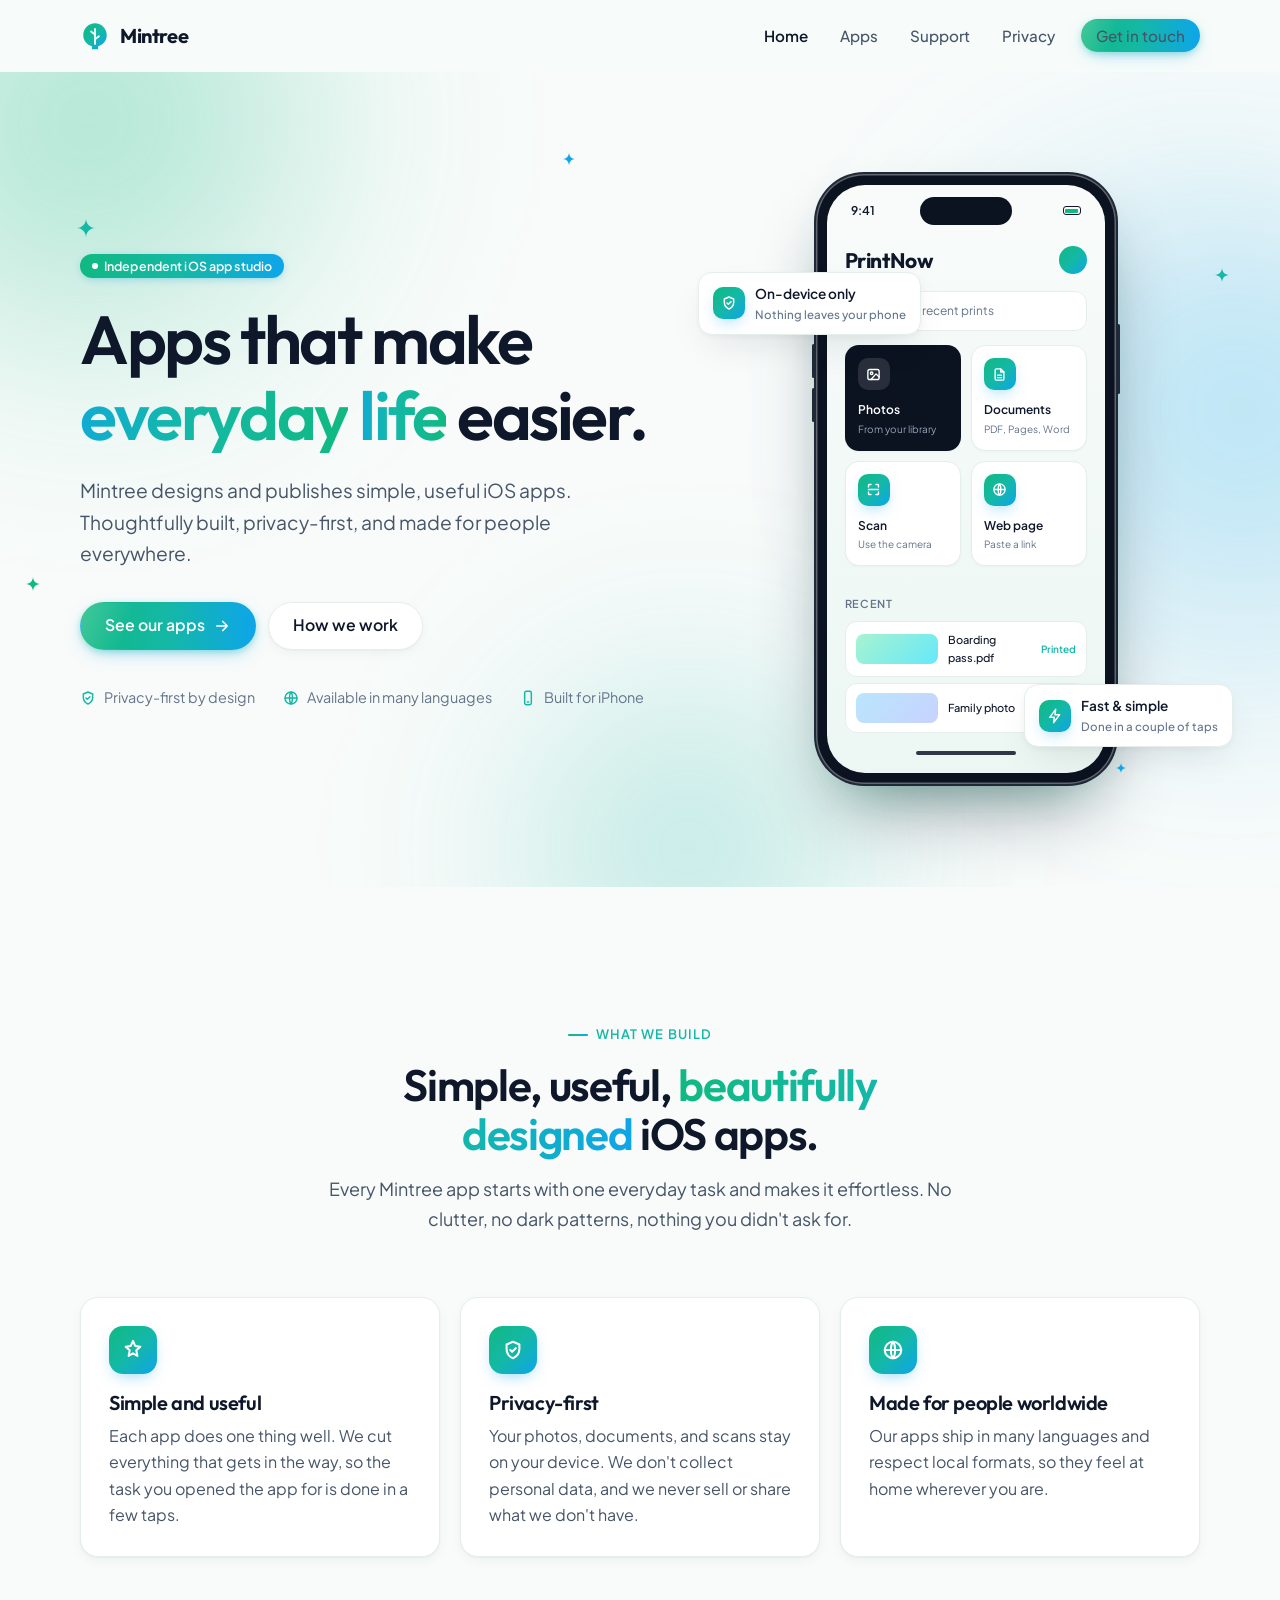
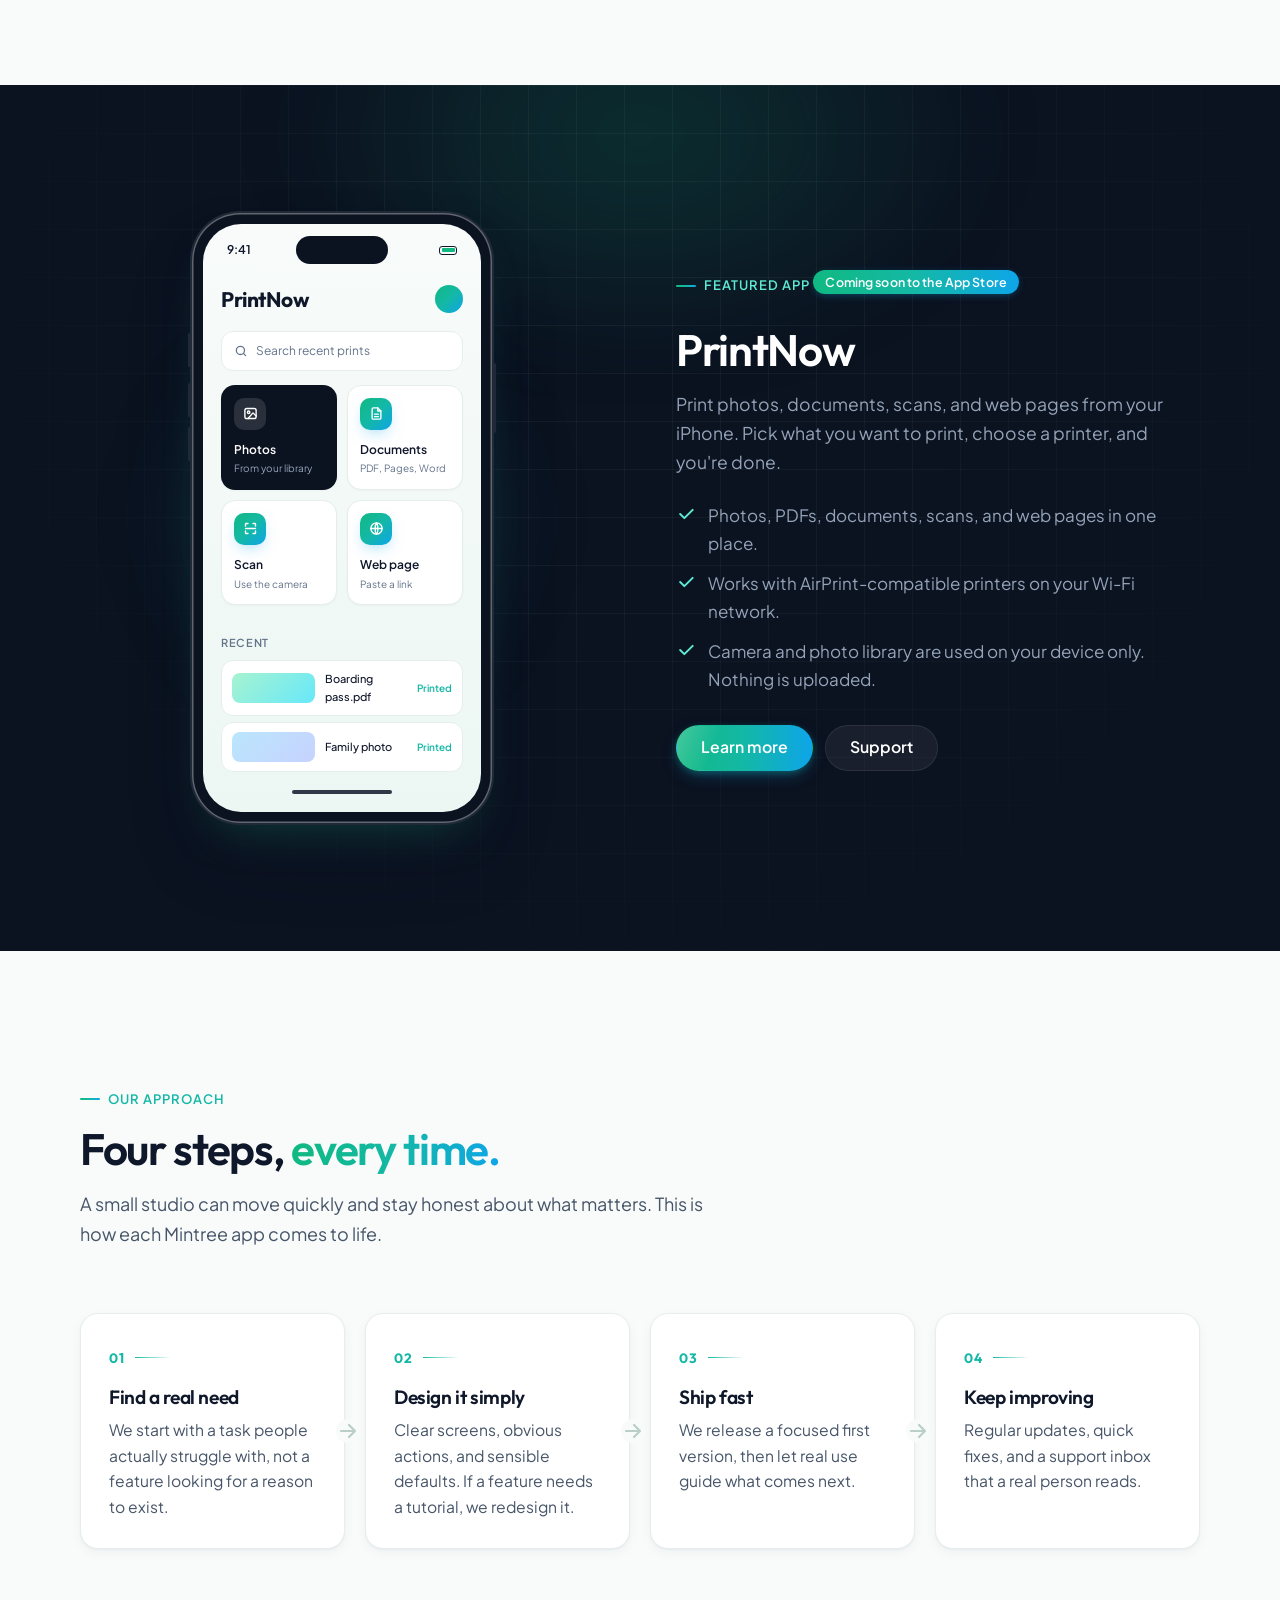
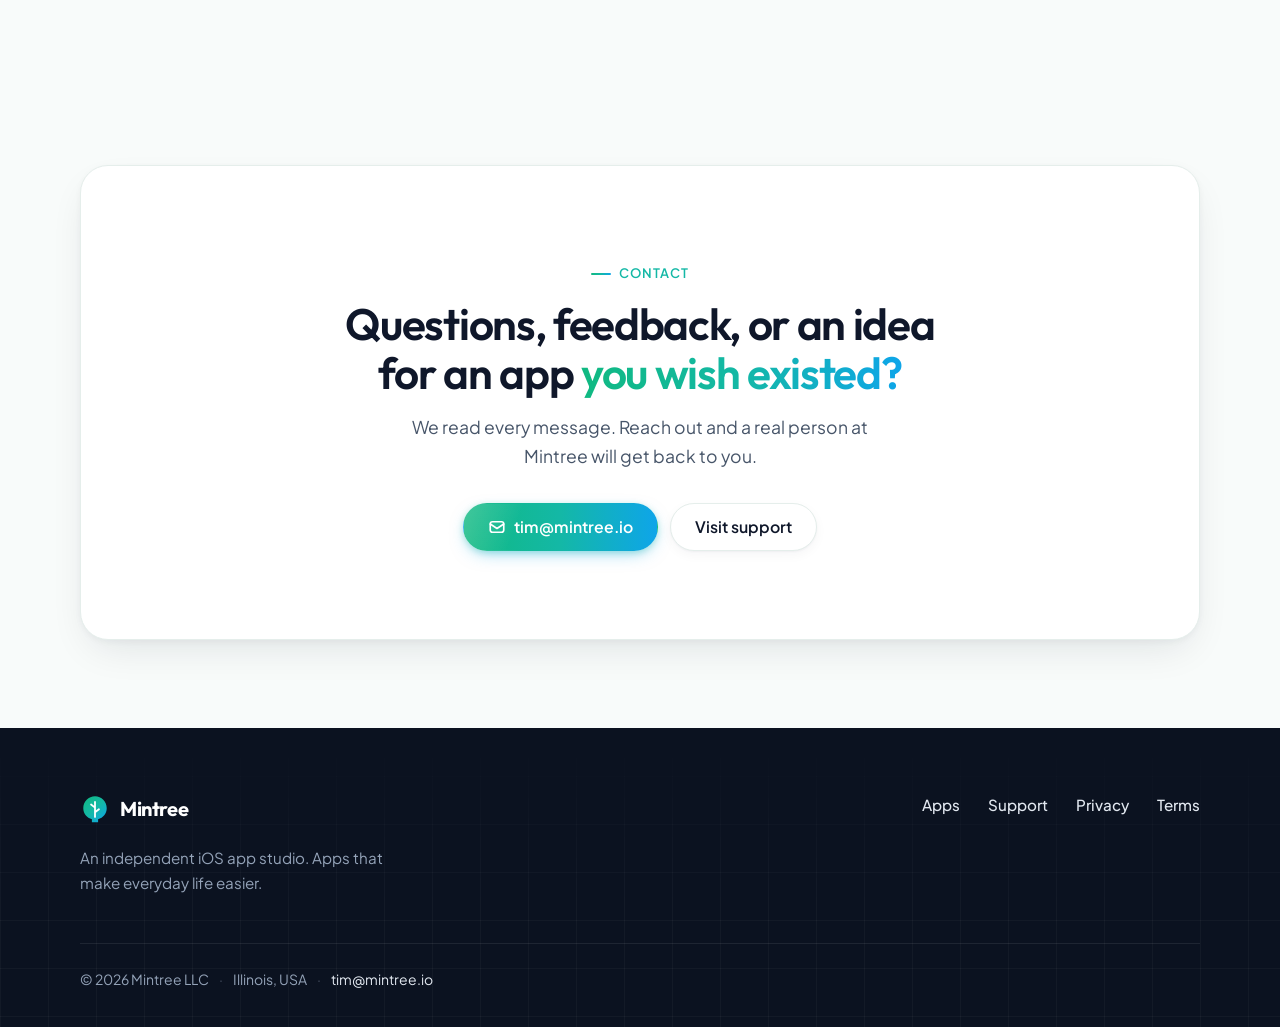
<file: index.html>
<!doctype html>
<html lang="en">
<head>
  <meta charset="utf-8">
  <meta name="viewport" content="width=device-width, initial-scale=1">
  <title>Mintree — Apps that make everyday life easier</title>
  <meta name="description" content="Mintree is an independent iOS app studio in Illinois, USA. We design and publish simple, useful, privacy-first apps for people worldwide.">
  <meta name="theme-color" content="#F8FBFA">
  <link rel="canonical" href="https://mintree.io/">
  <meta property="og:type" content="website">
  <meta property="og:title" content="Mintree — Apps that make everyday life easier">
  <meta property="og:description" content="An independent iOS app studio publishing simple, useful, privacy-first apps.">
  <meta property="og:url" content="https://mintree.io/">
  <link rel="icon" href="favicon.svg" type="image/svg+xml">
  <link rel="preconnect" href="https://fonts.googleapis.com">
  <link rel="preconnect" href="https://fonts.gstatic.com" crossorigin>
  <link href="https://fonts.googleapis.com/css2?family=Outfit:wght@500;600;700&family=Plus+Jakarta+Sans:wght@400;500;600;700&display=swap" rel="stylesheet">
  <link rel="stylesheet" href="assets/css/styles.css">
</head>
<body>

  <!-- ===== Nav ===== -->
  <header class="nav">
    <div class="container nav__inner">
      <a class="logo" href="index.html" aria-label="Mintree home">
        <svg class="logo__mark" viewBox="0 0 32 32" fill="none" aria-hidden="true">
          <defs><linearGradient id="lg-nav" x1="4" y1="3" x2="28" y2="29" gradientUnits="userSpaceOnUse"><stop stop-color="#10B981"/><stop offset=".5" stop-color="#14B8A6"/><stop offset="1" stop-color="#0EA5E9"/></linearGradient></defs>
          <path d="M16 2.5C9.1 2.5 3.5 8.3 3.5 15.2c0 5.6 3.9 10.3 9.2 11.6V30h6.6v-3.2c5.3-1.3 9.2-6 9.2-11.6C28.5 8.3 22.9 2.5 16 2.5Z" fill="url(#lg-nav)"/>
          <path d="M16 8.5v16M16 14.5l-4.2-3.3M16 19.5l4.2-3.3" stroke="#fff" stroke-width="1.9" stroke-linecap="round"/>
        </svg>
        <span>Mintree</span>
      </a>
      <button class="nav__toggle" aria-expanded="false" aria-controls="nav-links" aria-label="Toggle menu"><span></span></button>
      <nav class="nav__links" id="nav-links" aria-label="Primary">
        <a href="index.html" aria-current="page">Home</a>
        <a href="apps.html">Apps</a>
        <a href="support.html">Support</a>
        <a href="privacy.html">Privacy</a>
        <a class="btn btn--primary btn--sm nav__cta" href="mailto:tim@mintree.io">Get in touch</a>
      </nav>
    </div>
  </header>

  <main>

    <!-- ===== Hero ===== -->
    <section class="hero">
      <div class="orbs" aria-hidden="true">
        <div class="orb orb--1"></div>
        <div class="orb orb--2"></div>
        <div class="orb orb--3"></div>
      </div>
      <span class="sparkle sparkle--1" aria-hidden="true"><svg viewBox="0 0 24 24" fill="currentColor"><path d="M12 0c.6 7 5 11.4 12 12-7 .6-11.4 5-12 12-.6-7-5-11.4-12-12 7-.6 11.4-5 12-12Z"/></svg></span>
      <span class="sparkle sparkle--2" aria-hidden="true"><svg viewBox="0 0 24 24" fill="currentColor"><path d="M12 0c.6 7 5 11.4 12 12-7 .6-11.4 5-12 12-.6-7-5-11.4-12-12 7-.6 11.4-5 12-12Z"/></svg></span>
      <span class="sparkle sparkle--3" aria-hidden="true"><svg viewBox="0 0 24 24" fill="currentColor"><path d="M12 0c.6 7 5 11.4 12 12-7 .6-11.4 5-12 12-.6-7-5-11.4-12-12 7-.6 11.4-5 12-12Z"/></svg></span>
      <span class="sparkle sparkle--4" aria-hidden="true"><svg viewBox="0 0 24 24" fill="currentColor"><path d="M12 0c.6 7 5 11.4 12 12-7 .6-11.4 5-12 12-.6-7-5-11.4-12-12 7-.6 11.4-5 12-12Z"/></svg></span>
      <span class="sparkle sparkle--5" aria-hidden="true"><svg viewBox="0 0 24 24" fill="currentColor"><path d="M12 0c.6 7 5 11.4 12 12-7 .6-11.4 5-12 12-.6-7-5-11.4-12-12 7-.6 11.4-5 12-12Z"/></svg></span>

      <div class="container hero__inner">
        <div class="hero__copy">
          <span class="pill"><span class="dot"></span> Independent iOS app studio</span>
          <h1 class="hero__title" data-split-words>Apps that make <span class="grad-text">everyday life</span> easier.</h1>
          <p class="hero__lede">Mintree designs and publishes simple, useful iOS apps. Thoughtfully built, privacy-first, and made for people everywhere.</p>
          <div class="hero__actions">
            <a class="btn btn--primary" href="apps.html">
              See our apps
              <svg viewBox="0 0 24 24" fill="none" stroke="currentColor" stroke-width="2.2" stroke-linecap="round" stroke-linejoin="round" aria-hidden="true"><path d="M5 12h14M13 6l6 6-6 6"/></svg>
            </a>
            <a class="btn btn--ghost" href="#approach">How we work</a>
          </div>
          <ul class="hero__meta">
            <li><svg viewBox="0 0 24 24" fill="none" stroke="currentColor" stroke-width="2.2" stroke-linecap="round" stroke-linejoin="round" aria-hidden="true"><path d="M12 3l7 3v5c0 5-3.5 8.5-7 10-3.5-1.5-7-5-7-10V6l7-3Z"/><path d="M9 12l2 2 4-4"/></svg> Privacy-first by design</li>
            <li><svg viewBox="0 0 24 24" fill="none" stroke="currentColor" stroke-width="2.2" stroke-linecap="round" stroke-linejoin="round" aria-hidden="true"><circle cx="12" cy="12" r="9"/><path d="M3 12h18M12 3c3 3.5 3 14.5 0 18M12 3c-3 3.5-3 14.5 0 18"/></svg> Available in many languages</li>
            <li><svg viewBox="0 0 24 24" fill="none" stroke="currentColor" stroke-width="2.2" stroke-linecap="round" stroke-linejoin="round" aria-hidden="true"><rect x="7" y="2" width="10" height="20" rx="2.5"/><path d="M11 18h2"/></svg> Built for iPhone</li>
          </ul>
        </div>

        <div class="hero__visual" aria-hidden="true">
          <div class="float-chip float-chip--1">
            <span class="tile"><svg viewBox="0 0 24 24" fill="none" stroke="currentColor" stroke-width="2.2" stroke-linecap="round" stroke-linejoin="round"><path d="M12 3l7 3v5c0 5-3.5 8.5-7 10-3.5-1.5-7-5-7-10V6l7-3Z"/><path d="M9 12l2 2 4-4"/></svg></span>
            <div>On-device only<small>Nothing leaves your phone</small></div>
          </div>
          <div class="float-chip float-chip--2">
            <span class="tile"><svg viewBox="0 0 24 24" fill="none" stroke="currentColor" stroke-width="2.2" stroke-linecap="round" stroke-linejoin="round"><path d="M13 2L4 14h7l-1 8 9-12h-7l1-8Z"/></svg></span>
            <div>Fast &amp; simple<small>Done in a couple of taps</small></div>
          </div>

          <div class="phone">
            <div class="phone__screen">
              <div class="phone__island"></div>
              <div class="phone__status"><span>9:41</span><span><i></i></span></div>
              <div class="app">
                <div class="app__head">
                  <span class="app__title">PrintNow</span>
                  <span class="app__avatar"></span>
                </div>
                <div class="app__search">
                  <svg viewBox="0 0 24 24" fill="none" stroke="currentColor" stroke-width="2.2" stroke-linecap="round"><circle cx="11" cy="11" r="7"/><path d="M20 20l-3.5-3.5"/></svg>
                  Search recent prints
                </div>
                <div class="app__grid">
                  <div class="app__cell app__cell--accent">
                    <span class="tile"><svg viewBox="0 0 24 24" fill="none" stroke="currentColor" stroke-width="2.2" stroke-linecap="round" stroke-linejoin="round"><rect x="3" y="4" width="18" height="16" rx="3"/><circle cx="9" cy="10" r="2"/><path d="M21 16l-5-5-8 9"/></svg></span>
                    <div><b>Photos</b><small>From your library</small></div>
                  </div>
                  <div class="app__cell">
                    <span class="tile"><svg viewBox="0 0 24 24" fill="none" stroke="currentColor" stroke-width="2.2" stroke-linecap="round" stroke-linejoin="round"><path d="M14 3H7a2 2 0 0 0-2 2v14a2 2 0 0 0 2 2h10a2 2 0 0 0 2-2V8l-5-5Z"/><path d="M14 3v5h5M9 13h6M9 17h6"/></svg></span>
                    <div><b>Documents</b><small>PDF, Pages, Word</small></div>
                  </div>
                  <div class="app__cell">
                    <span class="tile"><svg viewBox="0 0 24 24" fill="none" stroke="currentColor" stroke-width="2.2" stroke-linecap="round" stroke-linejoin="round"><path d="M4 8V5a1 1 0 0 1 1-1h3M16 4h3a1 1 0 0 1 1 1v3M20 16v3a1 1 0 0 1-1 1h-3M8 20H5a1 1 0 0 1-1-1v-3M4 12h16"/></svg></span>
                    <div><b>Scan</b><small>Use the camera</small></div>
                  </div>
                  <div class="app__cell">
                    <span class="tile"><svg viewBox="0 0 24 24" fill="none" stroke="currentColor" stroke-width="2.2" stroke-linecap="round" stroke-linejoin="round"><circle cx="12" cy="12" r="9"/><path d="M3 12h18M12 3c3 3.5 3 14.5 0 18M12 3c-3 3.5-3 14.5 0 18"/></svg></span>
                    <div><b>Web page</b><small>Paste a link</small></div>
                  </div>
                </div>
                <div class="app__recent">
                  <b>Recent</b>
                  <div class="app__row"><span class="app__thumb app__thumb--a"></span><span>Boarding pass.pdf</span><em>Printed</em></div>
                  <div class="app__row"><span class="app__thumb app__thumb--b"></span><span>Family photo</span><em>Printed</em></div>
                </div>
                <div class="app__home"></div>
              </div>
            </div>
          </div>
        </div>
      </div>
    </section>

    <!-- ===== What we build ===== -->
    <section class="section" id="what-we-build">
      <div class="container">
        <div class="section-head section-head--center reveal">
          <span class="eyebrow">What we build</span>
          <h2>Simple, useful, <span class="grad-text--static">beautifully designed</span> iOS apps.</h2>
          <p>Every Mintree app starts with one everyday task and makes it effortless. No clutter, no dark patterns, nothing you didn't ask for.</p>
        </div>
        <div class="grid-3">
          <article class="card reveal">
            <span class="tile"><svg viewBox="0 0 24 24" fill="none" stroke="currentColor" stroke-width="2.2" stroke-linecap="round" stroke-linejoin="round" aria-hidden="true"><path d="M12 2l2.4 5.6L20 8.4l-4.4 4 1.2 6L12 15.6 7.2 18.4l1.2-6-4.4-4 5.6-.8L12 2Z"/></svg></span>
            <h3>Simple and useful</h3>
            <p>Each app does one thing well. We cut everything that gets in the way, so the task you opened the app for is done in a few taps.</p>
          </article>
          <article class="card reveal reveal--d1">
            <span class="tile"><svg viewBox="0 0 24 24" fill="none" stroke="currentColor" stroke-width="2.2" stroke-linecap="round" stroke-linejoin="round" aria-hidden="true"><path d="M12 3l7 3v5c0 5-3.5 8.5-7 10-3.5-1.5-7-5-7-10V6l7-3Z"/><path d="M9 12l2 2 4-4"/></svg></span>
            <h3>Privacy-first</h3>
            <p>Your photos, documents, and scans stay on your device. We don't collect personal data, and we never sell or share what we don't have.</p>
          </article>
          <article class="card reveal reveal--d2">
            <span class="tile"><svg viewBox="0 0 24 24" fill="none" stroke="currentColor" stroke-width="2.2" stroke-linecap="round" stroke-linejoin="round" aria-hidden="true"><circle cx="12" cy="12" r="9"/><path d="M3 12h18M12 3c3 3.5 3 14.5 0 18M12 3c-3 3.5-3 14.5 0 18"/></svg></span>
            <h3>Made for people worldwide</h3>
            <p>Our apps ship in many languages and respect local formats, so they feel at home wherever you are.</p>
          </article>
        </div>
      </div>
    </section>

    <!-- ===== Featured app (dark) ===== -->
    <section class="section section--dark" id="featured">
      <div class="container">
        <div class="featured">
          <div class="featured__visual reveal">
            <div class="featured__glow" aria-hidden="true"></div>
            <div class="phone" aria-hidden="true">
              <div class="phone__screen">
                <div class="phone__island"></div>
                <div class="phone__status"><span>9:41</span><span><i></i></span></div>
                <div class="app">
                  <div class="app__head">
                    <span class="app__title">PrintNow</span>
                    <span class="app__avatar"></span>
                  </div>
                  <div class="app__search">
                    <svg viewBox="0 0 24 24" fill="none" stroke="currentColor" stroke-width="2.2" stroke-linecap="round"><circle cx="11" cy="11" r="7"/><path d="M20 20l-3.5-3.5"/></svg>
                    Search recent prints
                  </div>
                  <div class="app__grid">
                    <div class="app__cell app__cell--accent">
                      <span class="tile"><svg viewBox="0 0 24 24" fill="none" stroke="currentColor" stroke-width="2.2" stroke-linecap="round" stroke-linejoin="round"><rect x="3" y="4" width="18" height="16" rx="3"/><circle cx="9" cy="10" r="2"/><path d="M21 16l-5-5-8 9"/></svg></span>
                      <div><b>Photos</b><small>From your library</small></div>
                    </div>
                    <div class="app__cell">
                      <span class="tile"><svg viewBox="0 0 24 24" fill="none" stroke="currentColor" stroke-width="2.2" stroke-linecap="round" stroke-linejoin="round"><path d="M14 3H7a2 2 0 0 0-2 2v14a2 2 0 0 0 2 2h10a2 2 0 0 0 2-2V8l-5-5Z"/><path d="M14 3v5h5M9 13h6M9 17h6"/></svg></span>
                      <div><b>Documents</b><small>PDF, Pages, Word</small></div>
                    </div>
                    <div class="app__cell">
                      <span class="tile"><svg viewBox="0 0 24 24" fill="none" stroke="currentColor" stroke-width="2.2" stroke-linecap="round" stroke-linejoin="round"><path d="M4 8V5a1 1 0 0 1 1-1h3M16 4h3a1 1 0 0 1 1 1v3M20 16v3a1 1 0 0 1-1 1h-3M8 20H5a1 1 0 0 1-1-1v-3M4 12h16"/></svg></span>
                      <div><b>Scan</b><small>Use the camera</small></div>
                    </div>
                    <div class="app__cell">
                      <span class="tile"><svg viewBox="0 0 24 24" fill="none" stroke="currentColor" stroke-width="2.2" stroke-linecap="round" stroke-linejoin="round"><circle cx="12" cy="12" r="9"/><path d="M3 12h18M12 3c3 3.5 3 14.5 0 18M12 3c-3 3.5-3 14.5 0 18"/></svg></span>
                      <div><b>Web page</b><small>Paste a link</small></div>
                    </div>
                  </div>
                  <div class="app__recent">
                    <b>Recent</b>
                    <div class="app__row"><span class="app__thumb app__thumb--a"></span><span>Boarding pass.pdf</span><em>Printed</em></div>
                    <div class="app__row"><span class="app__thumb app__thumb--b"></span><span>Family photo</span><em>Printed</em></div>
                  </div>
                  <div class="app__home"></div>
                </div>
              </div>
            </div>
          </div>
          <div class="featured__copy reveal reveal--d1">
            <span class="eyebrow">Featured app</span>
            <span class="pill">Coming soon to the App Store</span>
            <h2>PrintNow</h2>
            <p>Print photos, documents, scans, and web pages from your iPhone. Pick what you want to print, choose a printer, and you're done.</p>
            <ul class="featured__list">
              <li><svg viewBox="0 0 24 24" fill="none" stroke="currentColor" stroke-width="2.4" stroke-linecap="round" stroke-linejoin="round" aria-hidden="true"><path d="M5 12l5 5L20 7"/></svg><span>Photos, PDFs, documents, scans, and web pages in one place.</span></li>
              <li><svg viewBox="0 0 24 24" fill="none" stroke="currentColor" stroke-width="2.4" stroke-linecap="round" stroke-linejoin="round" aria-hidden="true"><path d="M5 12l5 5L20 7"/></svg><span>Works with AirPrint-compatible printers on your Wi-Fi network.</span></li>
              <li><svg viewBox="0 0 24 24" fill="none" stroke="currentColor" stroke-width="2.4" stroke-linecap="round" stroke-linejoin="round" aria-hidden="true"><path d="M5 12l5 5L20 7"/></svg><span>Camera and photo library are used on your device only. Nothing is uploaded.</span></li>
            </ul>
            <div class="featured__actions">
              <a class="btn btn--primary" href="apps.html">Learn more</a>
              <a class="btn btn--dark-ghost" href="support.html">Support</a>
            </div>
          </div>
        </div>
      </div>
    </section>

    <!-- ===== Our approach ===== -->
    <section class="section" id="approach">
      <div class="container">
        <div class="section-head reveal">
          <span class="eyebrow">Our approach</span>
          <h2>Four steps, <span class="grad-text--static">every time.</span></h2>
          <p>A small studio can move quickly and stay honest about what matters. This is how each Mintree app comes to life.</p>
        </div>
        <ol class="steps">
          <li class="card step reveal">
            <span class="step__num">01</span>
            <h3>Find a real need</h3>
            <p>We start with a task people actually struggle with, not a feature looking for a reason to exist.</p>
            <svg class="step__arrow" viewBox="0 0 24 24" fill="none" stroke="currentColor" stroke-width="2.2" stroke-linecap="round" stroke-linejoin="round" aria-hidden="true"><path d="M5 12h14M13 6l6 6-6 6"/></svg>
          </li>
          <li class="card step reveal reveal--d1">
            <span class="step__num">02</span>
            <h3>Design it simply</h3>
            <p>Clear screens, obvious actions, and sensible defaults. If a feature needs a tutorial, we redesign it.</p>
            <svg class="step__arrow" viewBox="0 0 24 24" fill="none" stroke="currentColor" stroke-width="2.2" stroke-linecap="round" stroke-linejoin="round" aria-hidden="true"><path d="M5 12h14M13 6l6 6-6 6"/></svg>
          </li>
          <li class="card step reveal reveal--d2">
            <span class="step__num">03</span>
            <h3>Ship fast</h3>
            <p>We release a focused first version, then let real use guide what comes next.</p>
            <svg class="step__arrow" viewBox="0 0 24 24" fill="none" stroke="currentColor" stroke-width="2.2" stroke-linecap="round" stroke-linejoin="round" aria-hidden="true"><path d="M5 12h14M13 6l6 6-6 6"/></svg>
          </li>
          <li class="card step reveal reveal--d3">
            <span class="step__num">04</span>
            <h3>Keep improving</h3>
            <p>Regular updates, quick fixes, and a support inbox that a real person reads.</p>
          </li>
        </ol>
      </div>
    </section>

    <!-- ===== Contact CTA ===== -->
    <section class="section section--tight" id="contact">
      <div class="container">
        <div class="cta reveal">
          <div class="orbs orbs--soft" aria-hidden="true">
            <div class="orb orb--1"></div>
            <div class="orb orb--2"></div>
          </div>
          <span class="eyebrow">Contact</span>
          <h2>Questions, feedback, or an idea for an app <span class="grad-text--static">you wish existed?</span></h2>
          <p>We read every message. Reach out and a real person at Mintree will get back to you.</p>
          <div class="cta__actions">
            <a class="btn btn--primary" href="mailto:tim@mintree.io">
              <svg viewBox="0 0 24 24" fill="none" stroke="currentColor" stroke-width="2.2" stroke-linecap="round" stroke-linejoin="round" aria-hidden="true"><rect x="3" y="5" width="18" height="14" rx="3"/><path d="M3 8l9 6 9-6"/></svg>
              tim@mintree.io
            </a>
            <a class="btn btn--ghost" href="support.html">Visit support</a>
          </div>
        </div>
      </div>
    </section>

  </main>

  <!-- ===== Footer ===== -->
  <footer class="footer">
    <div class="container">
      <div class="footer__top">
        <div class="footer__brand">
          <a class="logo logo--light" href="index.html" aria-label="Mintree home">
            <svg class="logo__mark" viewBox="0 0 32 32" fill="none" aria-hidden="true">
              <defs><linearGradient id="lg-foot" x1="4" y1="3" x2="28" y2="29" gradientUnits="userSpaceOnUse"><stop stop-color="#10B981"/><stop offset=".5" stop-color="#14B8A6"/><stop offset="1" stop-color="#0EA5E9"/></linearGradient></defs>
              <path d="M16 2.5C9.1 2.5 3.5 8.3 3.5 15.2c0 5.6 3.9 10.3 9.2 11.6V30h6.6v-3.2c5.3-1.3 9.2-6 9.2-11.6C28.5 8.3 22.9 2.5 16 2.5Z" fill="url(#lg-foot)"/>
              <path d="M16 8.5v16M16 14.5l-4.2-3.3M16 19.5l4.2-3.3" stroke="#fff" stroke-width="1.9" stroke-linecap="round"/>
            </svg>
            <span>Mintree</span>
          </a>
          <p>An independent iOS app studio. Apps that make everyday life easier.</p>
        </div>
        <nav class="footer__links" aria-label="Footer">
          <a href="apps.html">Apps</a>
          <a href="support.html">Support</a>
          <a href="privacy.html">Privacy</a>
          <a href="terms.html">Terms</a>
        </nav>
      </div>
      <div class="footer__bottom">
        <div class="footer__meta">
          <span>© 2026 Mintree LLC</span><span class="sep">·</span>
          <span>Illinois, USA</span><span class="sep">·</span>
          <a href="mailto:tim@mintree.io">tim@mintree.io</a>
        </div>
      </div>
    </div>
  </footer>

  <script src="assets/js/main.js"></script>
</body>
</html>
</file>
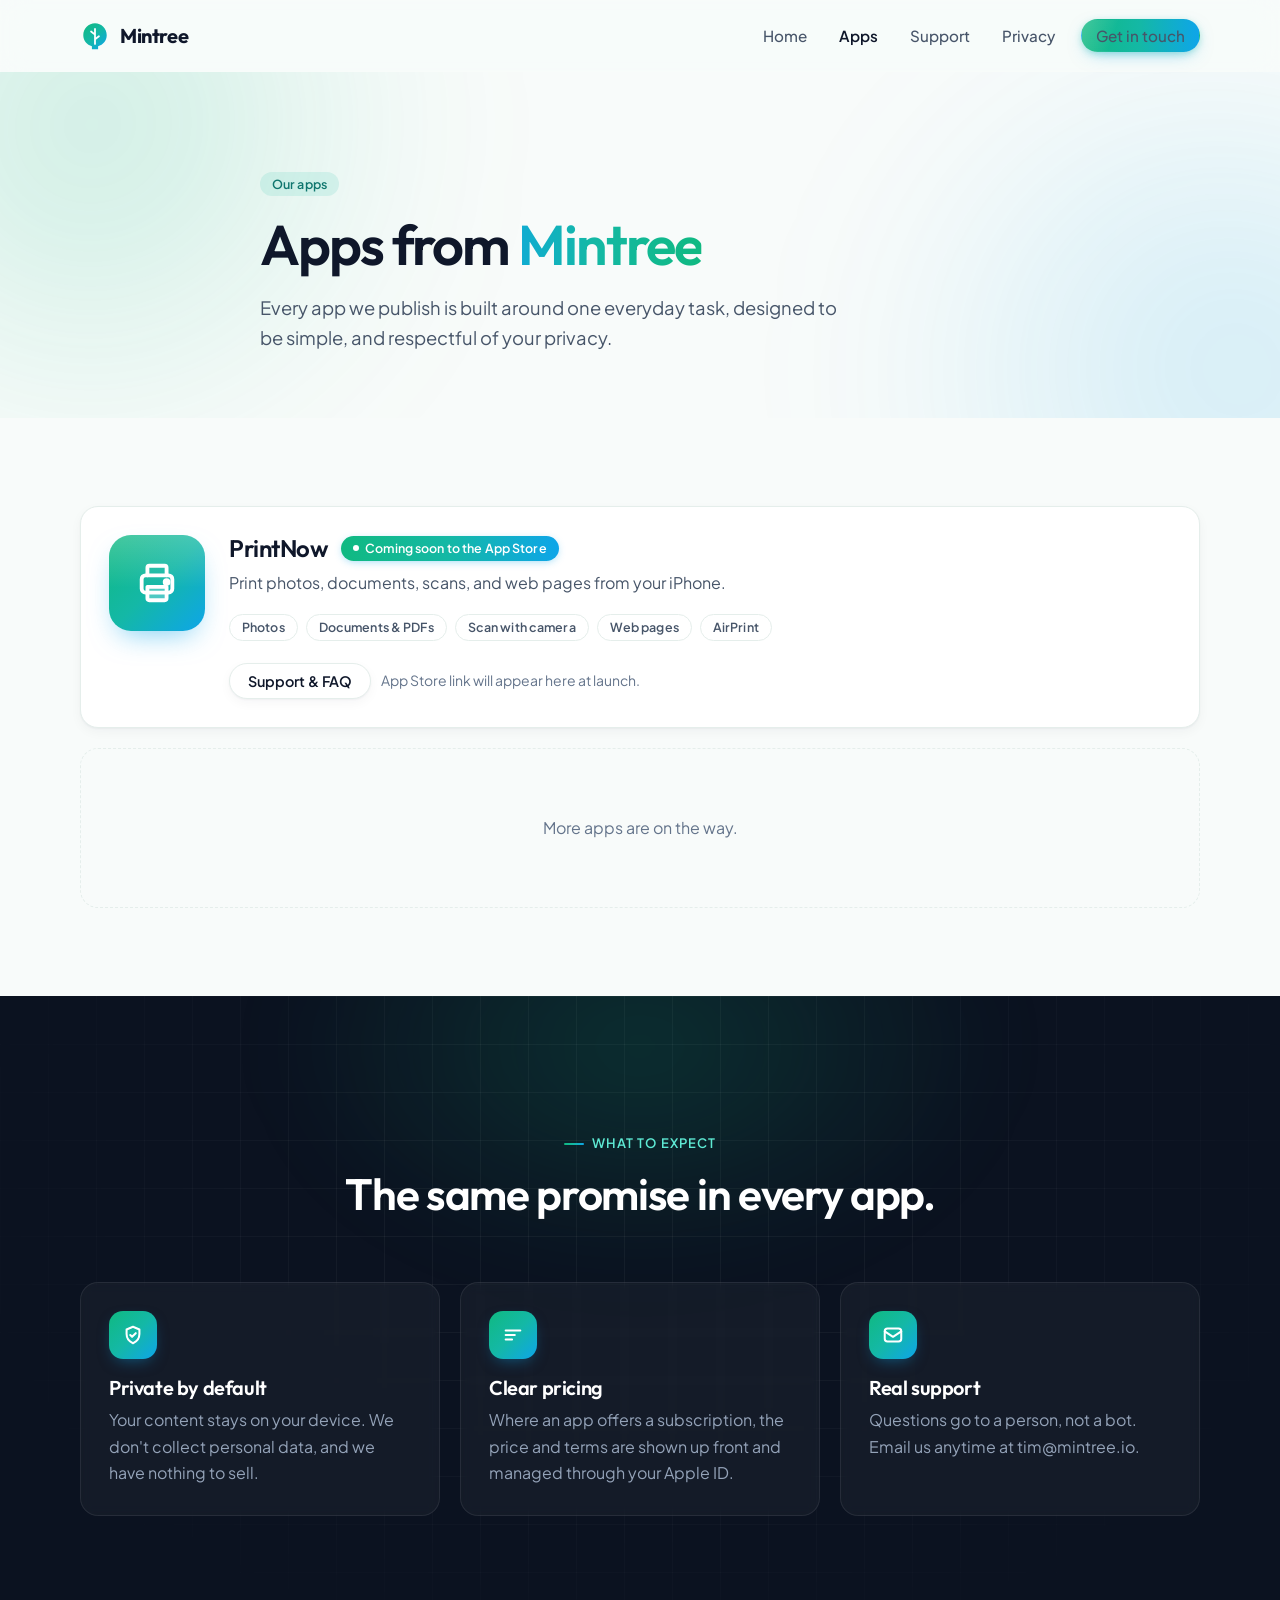
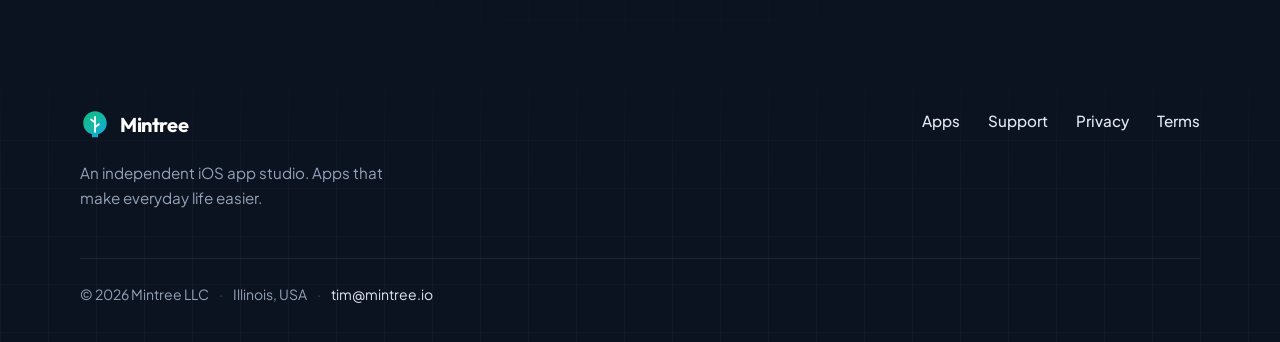
<file: apps.html>
<!doctype html>
<html lang="en">
<head>
  <meta charset="utf-8">
  <meta name="viewport" content="width=device-width, initial-scale=1">
  <title>Apps — Mintree</title>
  <meta name="description" content="Apps published by Mintree, an independent iOS app studio. Simple, useful, privacy-first apps for iPhone.">
  <meta name="theme-color" content="#F8FBFA">
  <link rel="canonical" href="https://mintree.io/apps.html">
  <link rel="icon" href="favicon.svg" type="image/svg+xml">
  <link rel="preconnect" href="https://fonts.googleapis.com">
  <link rel="preconnect" href="https://fonts.gstatic.com" crossorigin>
  <link href="https://fonts.googleapis.com/css2?family=Outfit:wght@500;600;700&family=Plus+Jakarta+Sans:wght@400;500;600;700&display=swap" rel="stylesheet">
  <link rel="stylesheet" href="assets/css/styles.css">
</head>
<body>

  <header class="nav">
    <div class="container nav__inner">
      <a class="logo" href="index.html" aria-label="Mintree home">
        <svg class="logo__mark" viewBox="0 0 32 32" fill="none" aria-hidden="true">
          <defs><linearGradient id="lg-nav" x1="4" y1="3" x2="28" y2="29" gradientUnits="userSpaceOnUse"><stop stop-color="#10B981"/><stop offset=".5" stop-color="#14B8A6"/><stop offset="1" stop-color="#0EA5E9"/></linearGradient></defs>
          <path d="M16 2.5C9.1 2.5 3.5 8.3 3.5 15.2c0 5.6 3.9 10.3 9.2 11.6V30h6.6v-3.2c5.3-1.3 9.2-6 9.2-11.6C28.5 8.3 22.9 2.5 16 2.5Z" fill="url(#lg-nav)"/>
          <path d="M16 8.5v16M16 14.5l-4.2-3.3M16 19.5l4.2-3.3" stroke="#fff" stroke-width="1.9" stroke-linecap="round"/>
        </svg>
        <span>Mintree</span>
      </a>
      <button class="nav__toggle" aria-expanded="false" aria-controls="nav-links" aria-label="Toggle menu"><span></span></button>
      <nav class="nav__links" id="nav-links" aria-label="Primary">
        <a href="index.html">Home</a>
        <a href="apps.html" aria-current="page">Apps</a>
        <a href="support.html">Support</a>
        <a href="privacy.html">Privacy</a>
        <a class="btn btn--primary btn--sm nav__cta" href="mailto:tim@mintree.io">Get in touch</a>
      </nav>
    </div>
  </header>

  <main>
    <section class="page-head">
      <div class="orbs orbs--soft" aria-hidden="true">
        <div class="orb orb--1"></div>
        <div class="orb orb--2"></div>
      </div>
      <div class="container">
        <span class="pill pill--soft">Our apps</span>
        <h1>Apps from <span class="grad-text">Mintree</span></h1>
        <p>Every app we publish is built around one everyday task, designed to be simple, and respectful of your privacy.</p>
      </div>
    </section>

    <section class="section section--tight">
      <div class="container">
        <div class="apps-grid">

          <!-- ============================================================
               APP CARD TEMPLATE
               To add a new app, copy this whole <article> block, then edit:
                 1. The icon SVG inside .app-card__icon
                 2. The <h3> name and the status .pill
                 3. The .app-card__tagline sentence
                 4. The feature pills (.pill--outline)
                 5. The action buttons / note
               ============================================================ -->
          <article class="card app-card reveal" id="printnow">
            <div class="app-card__icon" aria-hidden="true">
              <svg viewBox="0 0 24 24" fill="none" stroke="currentColor" stroke-width="2" stroke-linecap="round" stroke-linejoin="round"><path d="M7 8V4a1 1 0 0 1 1-1h8a1 1 0 0 1 1 1v4"/><rect x="4" y="8" width="16" height="9" rx="2"/><path d="M7 14h10v6a1 1 0 0 1-1 1H8a1 1 0 0 1-1-1v-6Z" fill="currentColor" fill-opacity=".25"/><circle cx="17" cy="11.5" r="1" fill="currentColor"/></svg>
            </div>
            <div class="app-card__body">
              <div class="app-card__head">
                <h3>PrintNow</h3>
                <span class="pill"><span class="dot"></span> Coming soon to the App Store</span>
              </div>
              <p class="app-card__tagline">Print photos, documents, scans, and web pages from your iPhone.</p>
              <div class="app-card__features">
                <span class="pill pill--outline">Photos</span>
                <span class="pill pill--outline">Documents &amp; PDFs</span>
                <span class="pill pill--outline">Scan with camera</span>
                <span class="pill pill--outline">Web pages</span>
                <span class="pill pill--outline">AirPrint</span>
              </div>
              <div class="app-card__actions">
                <a class="btn btn--ghost btn--sm" href="support.html#printnow">Support &amp; FAQ</a>
                <span class="note">App Store link will appear here at launch.</span>
              </div>
            </div>
          </article>
          <!-- ===================== END APP CARD TEMPLATE ===================== -->

          <div class="card app-card--placeholder reveal reveal--d1">
            <p>More apps are on the way.</p>
          </div>

        </div>
      </div>
    </section>

    <section class="section section--dark">
      <div class="container">
        <div class="section-head section-head--center reveal">
          <span class="eyebrow">What to expect</span>
          <h2>The same promise in every app.</h2>
        </div>
        <div class="grid-3">
          <article class="card reveal">
            <span class="tile"><svg viewBox="0 0 24 24" fill="none" stroke="currentColor" stroke-width="2.2" stroke-linecap="round" stroke-linejoin="round" aria-hidden="true"><path d="M12 3l7 3v5c0 5-3.5 8.5-7 10-3.5-1.5-7-5-7-10V6l7-3Z"/><path d="M9 12l2 2 4-4"/></svg></span>
            <h3>Private by default</h3>
            <p>Your content stays on your device. We don't collect personal data, and we have nothing to sell.</p>
          </article>
          <article class="card reveal reveal--d1">
            <span class="tile"><svg viewBox="0 0 24 24" fill="none" stroke="currentColor" stroke-width="2.2" stroke-linecap="round" stroke-linejoin="round" aria-hidden="true"><path d="M4 7h16M4 12h10M4 17h7"/></svg></span>
            <h3>Clear pricing</h3>
            <p>Where an app offers a subscription, the price and terms are shown up front and managed through your Apple ID.</p>
          </article>
          <article class="card reveal reveal--d2">
            <span class="tile"><svg viewBox="0 0 24 24" fill="none" stroke="currentColor" stroke-width="2.2" stroke-linecap="round" stroke-linejoin="round" aria-hidden="true"><rect x="3" y="5" width="18" height="14" rx="3"/><path d="M3 8l9 6 9-6"/></svg></span>
            <h3>Real support</h3>
            <p>Questions go to a person, not a bot. Email us anytime at tim@mintree.io.</p>
          </article>
        </div>
      </div>
    </section>
  </main>

  <footer class="footer">
    <div class="container">
      <div class="footer__top">
        <div class="footer__brand">
          <a class="logo logo--light" href="index.html" aria-label="Mintree home">
            <svg class="logo__mark" viewBox="0 0 32 32" fill="none" aria-hidden="true">
              <defs><linearGradient id="lg-foot" x1="4" y1="3" x2="28" y2="29" gradientUnits="userSpaceOnUse"><stop stop-color="#10B981"/><stop offset=".5" stop-color="#14B8A6"/><stop offset="1" stop-color="#0EA5E9"/></linearGradient></defs>
              <path d="M16 2.5C9.1 2.5 3.5 8.3 3.5 15.2c0 5.6 3.9 10.3 9.2 11.6V30h6.6v-3.2c5.3-1.3 9.2-6 9.2-11.6C28.5 8.3 22.9 2.5 16 2.5Z" fill="url(#lg-foot)"/>
              <path d="M16 8.5v16M16 14.5l-4.2-3.3M16 19.5l4.2-3.3" stroke="#fff" stroke-width="1.9" stroke-linecap="round"/>
            </svg>
            <span>Mintree</span>
          </a>
          <p>An independent iOS app studio. Apps that make everyday life easier.</p>
        </div>
        <nav class="footer__links" aria-label="Footer">
          <a href="apps.html">Apps</a>
          <a href="support.html">Support</a>
          <a href="privacy.html">Privacy</a>
          <a href="terms.html">Terms</a>
        </nav>
      </div>
      <div class="footer__bottom">
        <div class="footer__meta">
          <span>© 2026 Mintree LLC</span><span class="sep">·</span>
          <span>Illinois, USA</span><span class="sep">·</span>
          <a href="mailto:tim@mintree.io">tim@mintree.io</a>
        </div>
      </div>
    </div>
  </footer>

  <script src="assets/js/main.js"></script>
</body>
</html>
</file>
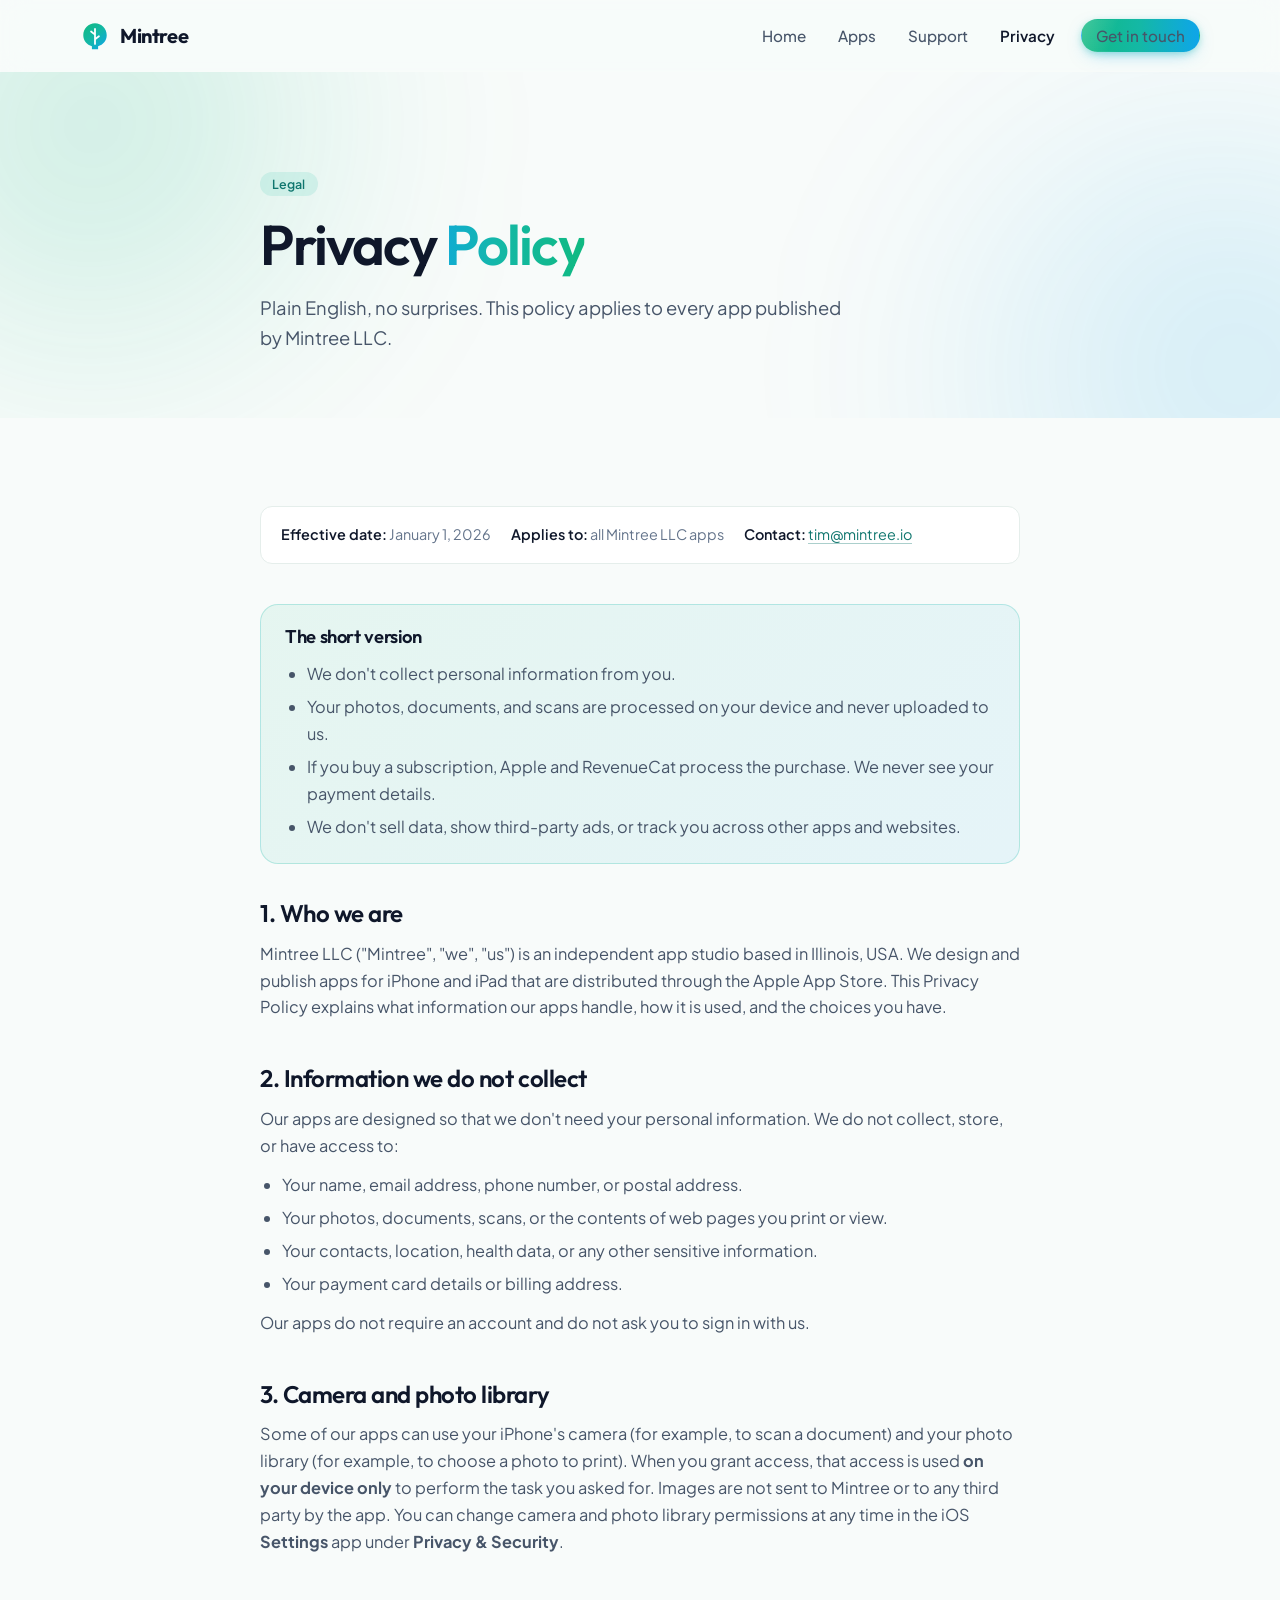
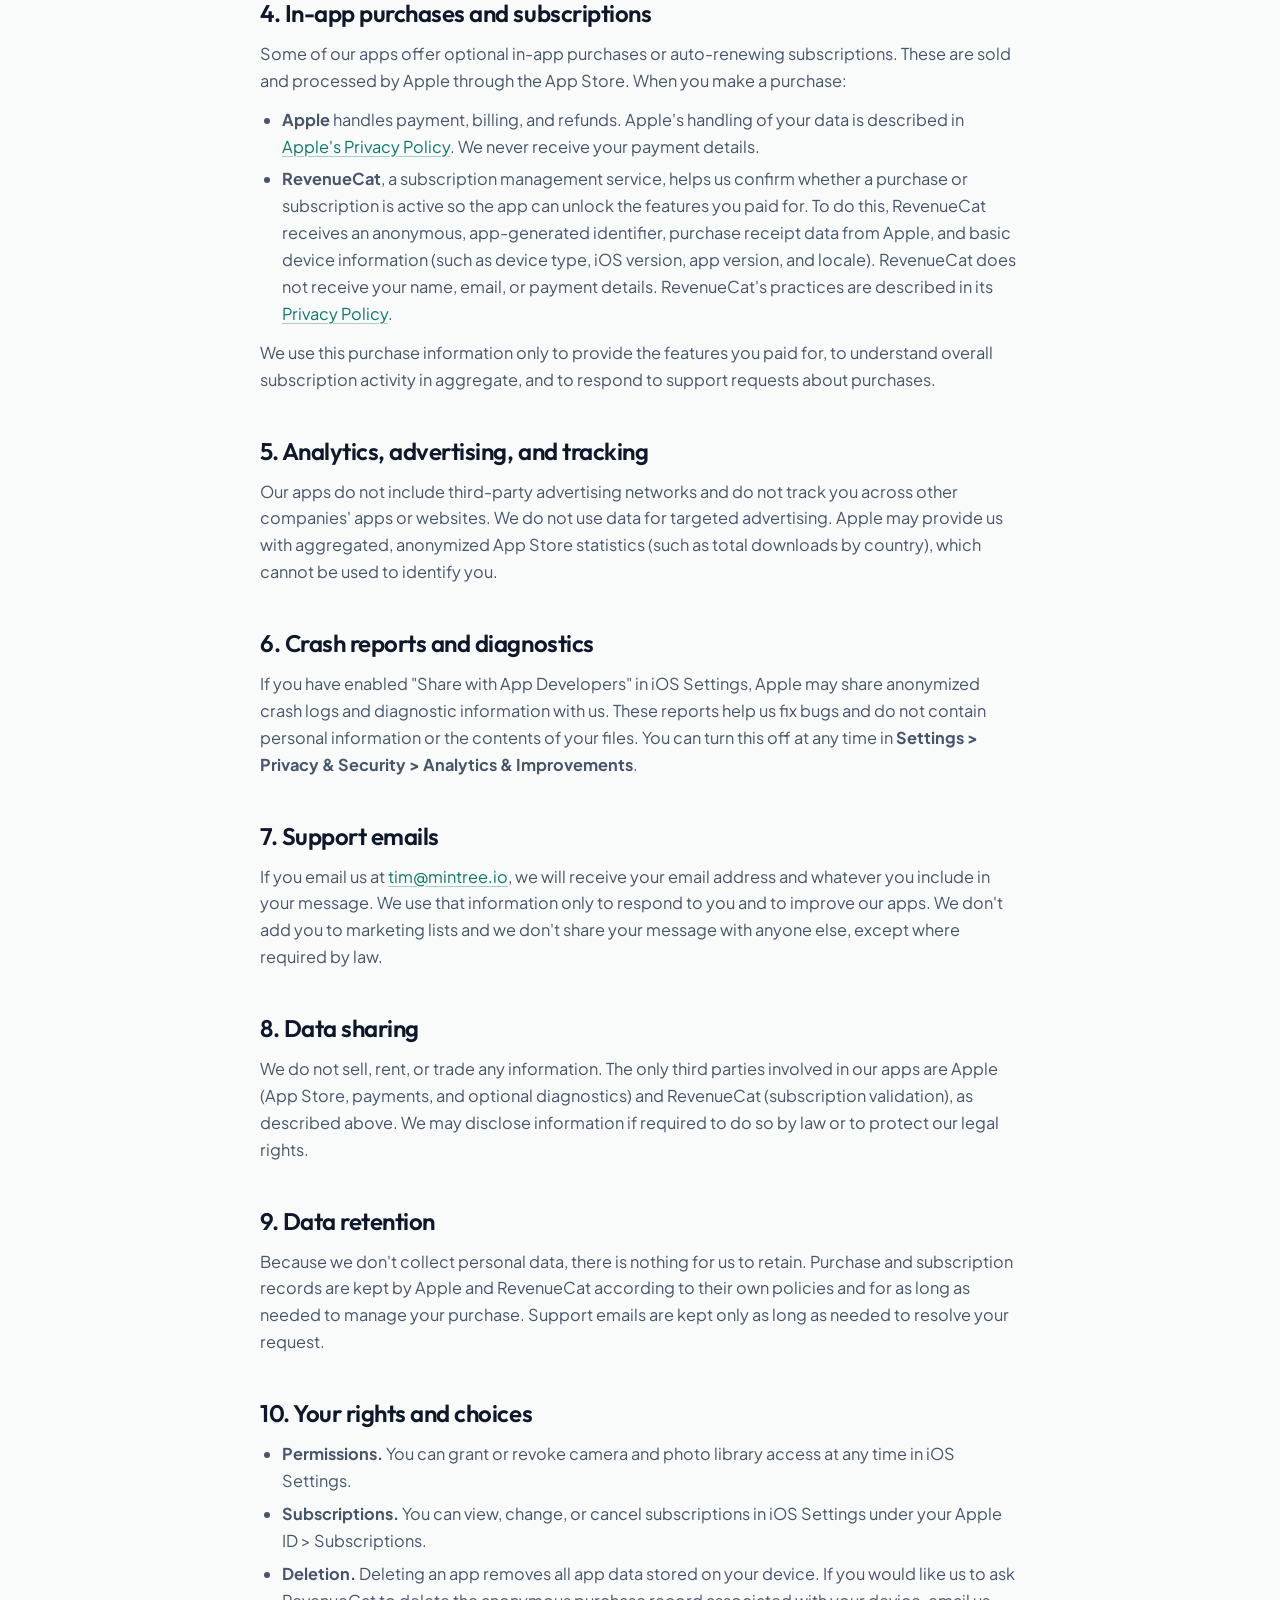
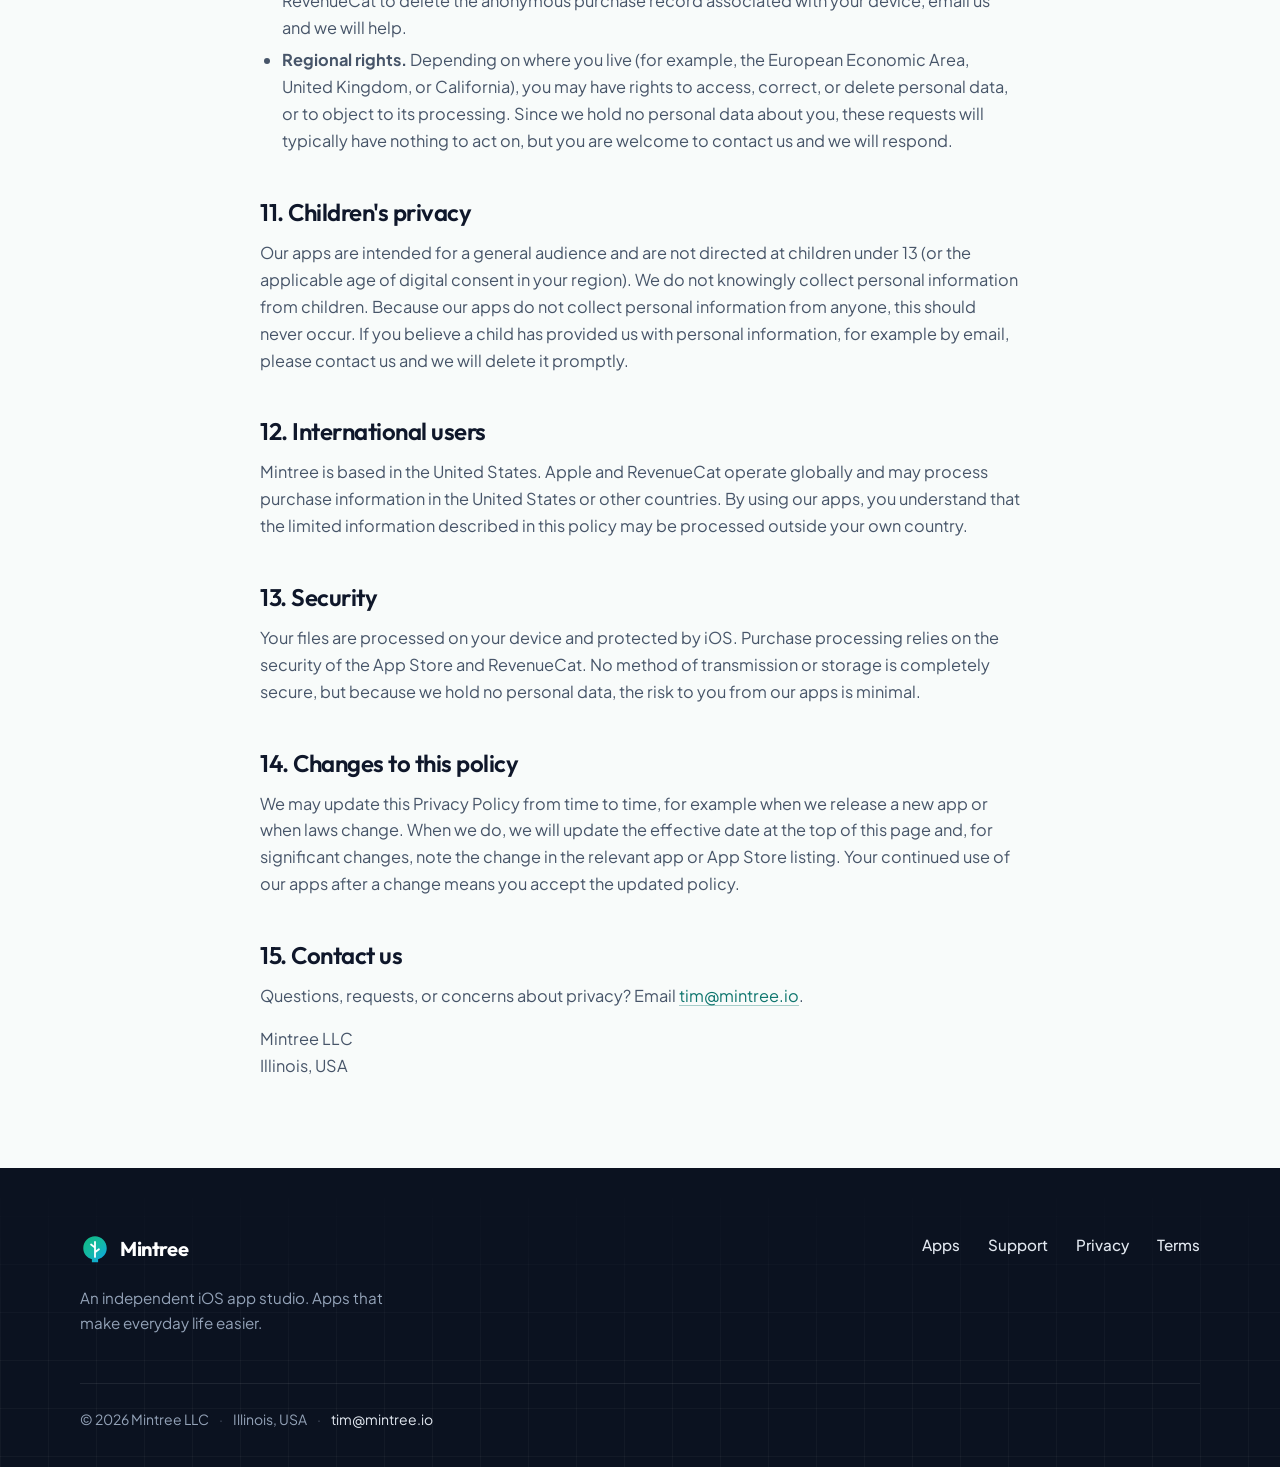
<file: privacy.html>
<!doctype html>
<html lang="en">
<head>
  <meta charset="utf-8">
  <meta name="viewport" content="width=device-width, initial-scale=1">
  <title>Privacy Policy — Mintree</title>
  <meta name="description" content="Mintree LLC privacy policy for our iOS apps. We collect no personal data beyond what Apple and RevenueCat process for purchases.">
  <meta name="theme-color" content="#F8FBFA">
  <link rel="canonical" href="https://mintree.io/privacy.html">
  <link rel="icon" href="favicon.svg" type="image/svg+xml">
  <link rel="preconnect" href="https://fonts.googleapis.com">
  <link rel="preconnect" href="https://fonts.gstatic.com" crossorigin>
  <link href="https://fonts.googleapis.com/css2?family=Outfit:wght@500;600;700&family=Plus+Jakarta+Sans:wght@400;500;600;700&display=swap" rel="stylesheet">
  <link rel="stylesheet" href="assets/css/styles.css">
</head>
<body>

  <header class="nav">
    <div class="container nav__inner">
      <a class="logo" href="index.html" aria-label="Mintree home">
        <svg class="logo__mark" viewBox="0 0 32 32" fill="none" aria-hidden="true">
          <defs><linearGradient id="lg-nav" x1="4" y1="3" x2="28" y2="29" gradientUnits="userSpaceOnUse"><stop stop-color="#10B981"/><stop offset=".5" stop-color="#14B8A6"/><stop offset="1" stop-color="#0EA5E9"/></linearGradient></defs>
          <path d="M16 2.5C9.1 2.5 3.5 8.3 3.5 15.2c0 5.6 3.9 10.3 9.2 11.6V30h6.6v-3.2c5.3-1.3 9.2-6 9.2-11.6C28.5 8.3 22.9 2.5 16 2.5Z" fill="url(#lg-nav)"/>
          <path d="M16 8.5v16M16 14.5l-4.2-3.3M16 19.5l4.2-3.3" stroke="#fff" stroke-width="1.9" stroke-linecap="round"/>
        </svg>
        <span>Mintree</span>
      </a>
      <button class="nav__toggle" aria-expanded="false" aria-controls="nav-links" aria-label="Toggle menu"><span></span></button>
      <nav class="nav__links" id="nav-links" aria-label="Primary">
        <a href="index.html">Home</a>
        <a href="apps.html">Apps</a>
        <a href="support.html">Support</a>
        <a href="privacy.html" aria-current="page">Privacy</a>
        <a class="btn btn--primary btn--sm nav__cta" href="mailto:tim@mintree.io">Get in touch</a>
      </nav>
    </div>
  </header>

  <main>
    <section class="page-head">
      <div class="orbs orbs--soft" aria-hidden="true">
        <div class="orb orb--1"></div>
        <div class="orb orb--2"></div>
      </div>
      <div class="container">
        <span class="pill pill--soft">Legal</span>
        <h1>Privacy <span class="grad-text">Policy</span></h1>
        <p>Plain English, no surprises. This policy applies to every app published by Mintree LLC.</p>
      </div>
    </section>

    <section class="section section--tight">
      <div class="container legal">

        <div class="legal__meta">
          <span><b>Effective date:</b> January 1, 2026</span>
          <span><b>Applies to:</b> all Mintree LLC apps</span>
          <span><b>Contact:</b> <a href="mailto:tim@mintree.io">tim@mintree.io</a></span>
        </div>

        <div class="summary-box">
          <h2>The short version</h2>
          <ul>
            <li>We don't collect personal information from you.</li>
            <li>Your photos, documents, and scans are processed on your device and never uploaded to us.</li>
            <li>If you buy a subscription, Apple and RevenueCat process the purchase. We never see your payment details.</li>
            <li>We don't sell data, show third-party ads, or track you across other apps and websites.</li>
          </ul>
        </div>

        <h2>1. Who we are</h2>
        <p>Mintree LLC ("Mintree", "we", "us") is an independent app studio based in Illinois, USA. We design and publish apps for iPhone and iPad that are distributed through the Apple App Store. This Privacy Policy explains what information our apps handle, how it is used, and the choices you have.</p>

        <h2>2. Information we do not collect</h2>
        <p>Our apps are designed so that we don't need your personal information. We do not collect, store, or have access to:</p>
        <ul>
          <li>Your name, email address, phone number, or postal address.</li>
          <li>Your photos, documents, scans, or the contents of web pages you print or view.</li>
          <li>Your contacts, location, health data, or any other sensitive information.</li>
          <li>Your payment card details or billing address.</li>
        </ul>
        <p>Our apps do not require an account and do not ask you to sign in with us.</p>

        <h2>3. Camera and photo library</h2>
        <p>Some of our apps can use your iPhone's camera (for example, to scan a document) and your photo library (for example, to choose a photo to print). When you grant access, that access is used <strong>on your device only</strong> to perform the task you asked for. Images are not sent to Mintree or to any third party by the app. You can change camera and photo library permissions at any time in the iOS <strong>Settings</strong> app under <strong>Privacy &amp; Security</strong>.</p>

        <h2>4. In-app purchases and subscriptions</h2>
        <p>Some of our apps offer optional in-app purchases or auto-renewing subscriptions. These are sold and processed by Apple through the App Store. When you make a purchase:</p>
        <ul>
          <li><strong>Apple</strong> handles payment, billing, and refunds. Apple's handling of your data is described in <a href="https://www.apple.com/legal/privacy/" rel="noopener">Apple's Privacy Policy</a>. We never receive your payment details.</li>
          <li><strong>RevenueCat</strong>, a subscription management service, helps us confirm whether a purchase or subscription is active so the app can unlock the features you paid for. To do this, RevenueCat receives an anonymous, app-generated identifier, purchase receipt data from Apple, and basic device information (such as device type, iOS version, app version, and locale). RevenueCat does not receive your name, email, or payment details. RevenueCat's practices are described in its <a href="https://www.revenuecat.com/privacy/" rel="noopener">Privacy Policy</a>.</li>
        </ul>
        <p>We use this purchase information only to provide the features you paid for, to understand overall subscription activity in aggregate, and to respond to support requests about purchases.</p>

        <h2>5. Analytics, advertising, and tracking</h2>
        <p>Our apps do not include third-party advertising networks and do not track you across other companies' apps or websites. We do not use data for targeted advertising. Apple may provide us with aggregated, anonymized App Store statistics (such as total downloads by country), which cannot be used to identify you.</p>

        <h2>6. Crash reports and diagnostics</h2>
        <p>If you have enabled "Share with App Developers" in iOS Settings, Apple may share anonymized crash logs and diagnostic information with us. These reports help us fix bugs and do not contain personal information or the contents of your files. You can turn this off at any time in <strong>Settings &gt; Privacy &amp; Security &gt; Analytics &amp; Improvements</strong>.</p>

        <h2>7. Support emails</h2>
        <p>If you email us at <a href="mailto:tim@mintree.io">tim@mintree.io</a>, we will receive your email address and whatever you include in your message. We use that information only to respond to you and to improve our apps. We don't add you to marketing lists and we don't share your message with anyone else, except where required by law.</p>

        <h2>8. Data sharing</h2>
        <p>We do not sell, rent, or trade any information. The only third parties involved in our apps are Apple (App Store, payments, and optional diagnostics) and RevenueCat (subscription validation), as described above. We may disclose information if required to do so by law or to protect our legal rights.</p>

        <h2>9. Data retention</h2>
        <p>Because we don't collect personal data, there is nothing for us to retain. Purchase and subscription records are kept by Apple and RevenueCat according to their own policies and for as long as needed to manage your purchase. Support emails are kept only as long as needed to resolve your request.</p>

        <h2>10. Your rights and choices</h2>
        <ul>
          <li><strong>Permissions.</strong> You can grant or revoke camera and photo library access at any time in iOS Settings.</li>
          <li><strong>Subscriptions.</strong> You can view, change, or cancel subscriptions in iOS Settings under your Apple ID &gt; Subscriptions.</li>
          <li><strong>Deletion.</strong> Deleting an app removes all app data stored on your device. If you would like us to ask RevenueCat to delete the anonymous purchase record associated with your device, email us and we will help.</li>
          <li><strong>Regional rights.</strong> Depending on where you live (for example, the European Economic Area, United Kingdom, or California), you may have rights to access, correct, or delete personal data, or to object to its processing. Since we hold no personal data about you, these requests will typically have nothing to act on, but you are welcome to contact us and we will respond.</li>
        </ul>

        <h2>11. Children's privacy</h2>
        <p>Our apps are intended for a general audience and are not directed at children under 13 (or the applicable age of digital consent in your region). We do not knowingly collect personal information from children. Because our apps do not collect personal information from anyone, this should never occur. If you believe a child has provided us with personal information, for example by email, please contact us and we will delete it promptly.</p>

        <h2>12. International users</h2>
        <p>Mintree is based in the United States. Apple and RevenueCat operate globally and may process purchase information in the United States or other countries. By using our apps, you understand that the limited information described in this policy may be processed outside your own country.</p>

        <h2>13. Security</h2>
        <p>Your files are processed on your device and protected by iOS. Purchase processing relies on the security of the App Store and RevenueCat. No method of transmission or storage is completely secure, but because we hold no personal data, the risk to you from our apps is minimal.</p>

        <h2>14. Changes to this policy</h2>
        <p>We may update this Privacy Policy from time to time, for example when we release a new app or when laws change. When we do, we will update the effective date at the top of this page and, for significant changes, note the change in the relevant app or App Store listing. Your continued use of our apps after a change means you accept the updated policy.</p>

        <h2>15. Contact us</h2>
        <p>Questions, requests, or concerns about privacy? Email <a href="mailto:tim@mintree.io">tim@mintree.io</a>.</p>
        <p>Mintree LLC<br>Illinois, USA</p>

      </div>
    </section>
  </main>

  <footer class="footer">
    <div class="container">
      <div class="footer__top">
        <div class="footer__brand">
          <a class="logo logo--light" href="index.html" aria-label="Mintree home">
            <svg class="logo__mark" viewBox="0 0 32 32" fill="none" aria-hidden="true">
              <defs><linearGradient id="lg-foot" x1="4" y1="3" x2="28" y2="29" gradientUnits="userSpaceOnUse"><stop stop-color="#10B981"/><stop offset=".5" stop-color="#14B8A6"/><stop offset="1" stop-color="#0EA5E9"/></linearGradient></defs>
              <path d="M16 2.5C9.1 2.5 3.5 8.3 3.5 15.2c0 5.6 3.9 10.3 9.2 11.6V30h6.6v-3.2c5.3-1.3 9.2-6 9.2-11.6C28.5 8.3 22.9 2.5 16 2.5Z" fill="url(#lg-foot)"/>
              <path d="M16 8.5v16M16 14.5l-4.2-3.3M16 19.5l4.2-3.3" stroke="#fff" stroke-width="1.9" stroke-linecap="round"/>
            </svg>
            <span>Mintree</span>
          </a>
          <p>An independent iOS app studio. Apps that make everyday life easier.</p>
        </div>
        <nav class="footer__links" aria-label="Footer">
          <a href="apps.html">Apps</a>
          <a href="support.html">Support</a>
          <a href="privacy.html">Privacy</a>
          <a href="terms.html">Terms</a>
        </nav>
      </div>
      <div class="footer__bottom">
        <div class="footer__meta">
          <span>© 2026 Mintree LLC</span><span class="sep">·</span>
          <span>Illinois, USA</span><span class="sep">·</span>
          <a href="mailto:tim@mintree.io">tim@mintree.io</a>
        </div>
      </div>
    </div>
  </footer>

  <script src="assets/js/main.js"></script>
</body>
</html>
</file>
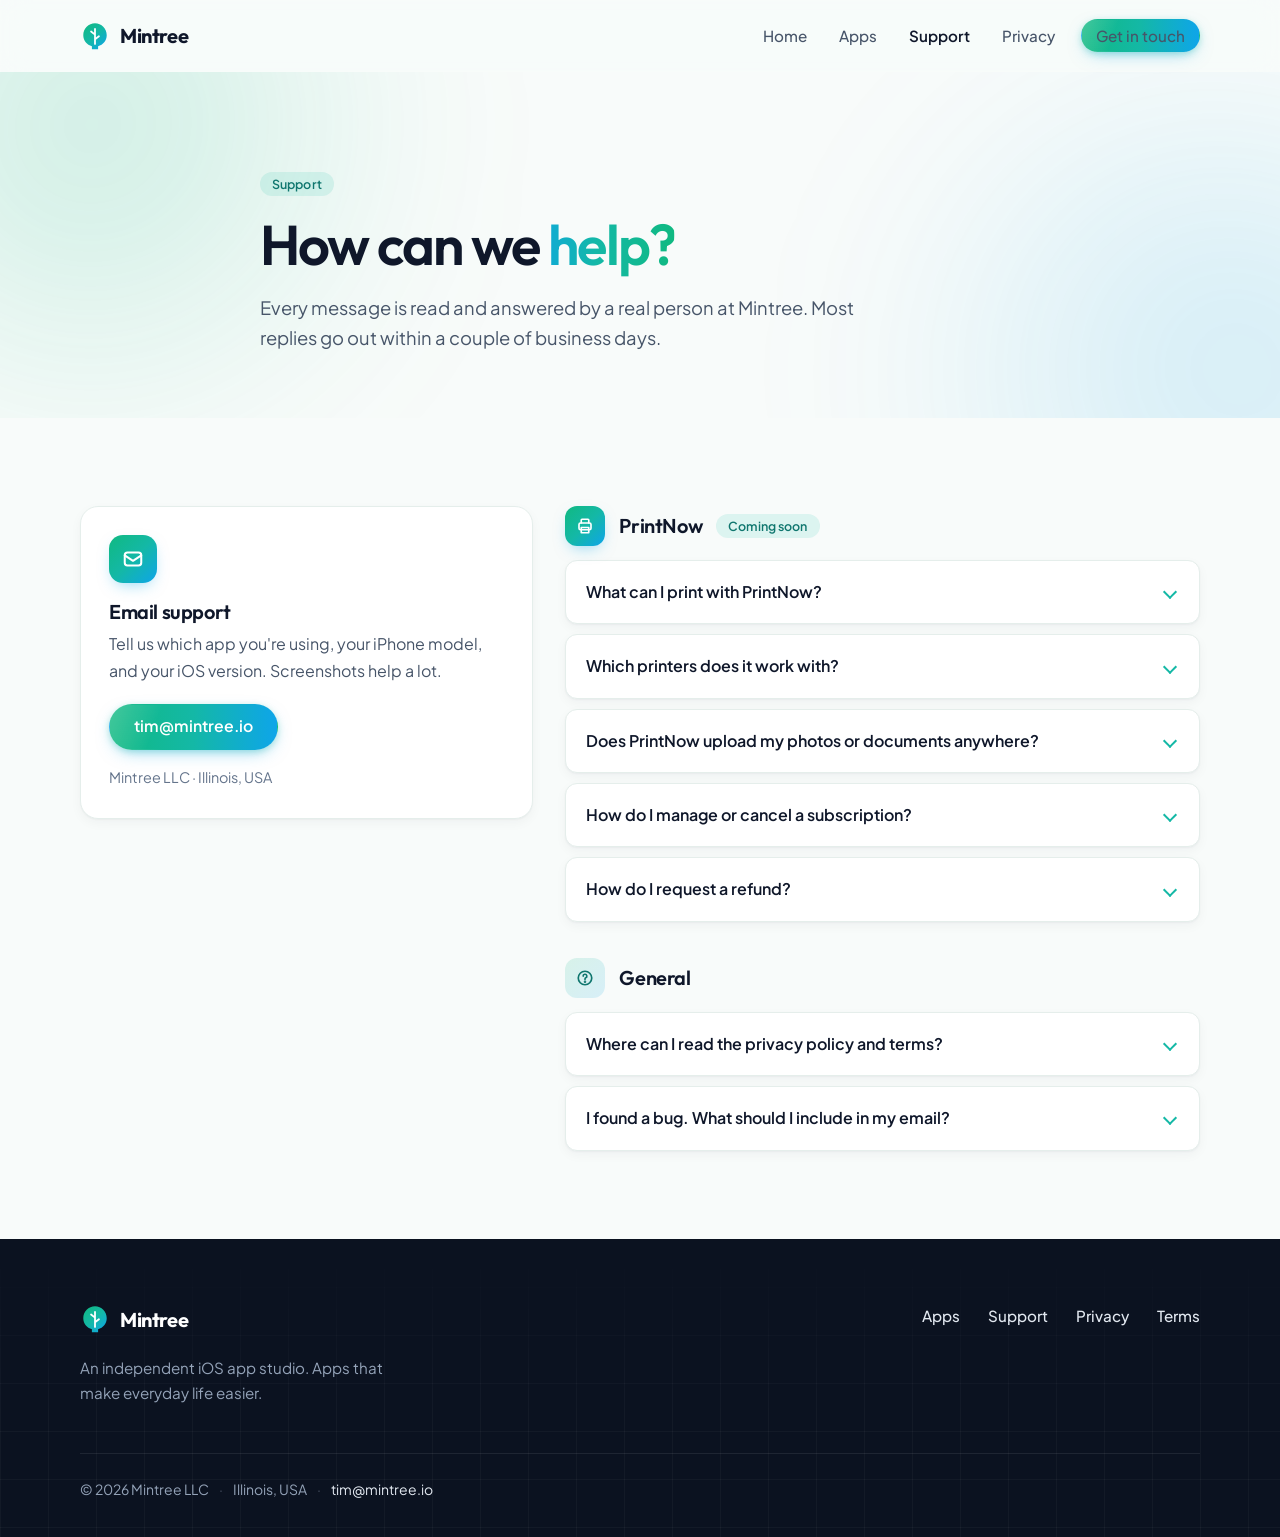
<file: support.html>
<!doctype html>
<html lang="en">
<head>
  <meta charset="utf-8">
  <meta name="viewport" content="width=device-width, initial-scale=1">
  <title>Support — Mintree</title>
  <meta name="description" content="Get help with Mintree apps. Email tim@mintree.io or browse frequently asked questions.">
  <meta name="theme-color" content="#F8FBFA">
  <link rel="canonical" href="https://mintree.io/support.html">
  <link rel="icon" href="favicon.svg" type="image/svg+xml">
  <link rel="preconnect" href="https://fonts.googleapis.com">
  <link rel="preconnect" href="https://fonts.gstatic.com" crossorigin>
  <link href="https://fonts.googleapis.com/css2?family=Outfit:wght@500;600;700&family=Plus+Jakarta+Sans:wght@400;500;600;700&display=swap" rel="stylesheet">
  <link rel="stylesheet" href="assets/css/styles.css">
</head>
<body>

  <header class="nav">
    <div class="container nav__inner">
      <a class="logo" href="index.html" aria-label="Mintree home">
        <svg class="logo__mark" viewBox="0 0 32 32" fill="none" aria-hidden="true">
          <defs><linearGradient id="lg-nav" x1="4" y1="3" x2="28" y2="29" gradientUnits="userSpaceOnUse"><stop stop-color="#10B981"/><stop offset=".5" stop-color="#14B8A6"/><stop offset="1" stop-color="#0EA5E9"/></linearGradient></defs>
          <path d="M16 2.5C9.1 2.5 3.5 8.3 3.5 15.2c0 5.6 3.9 10.3 9.2 11.6V30h6.6v-3.2c5.3-1.3 9.2-6 9.2-11.6C28.5 8.3 22.9 2.5 16 2.5Z" fill="url(#lg-nav)"/>
          <path d="M16 8.5v16M16 14.5l-4.2-3.3M16 19.5l4.2-3.3" stroke="#fff" stroke-width="1.9" stroke-linecap="round"/>
        </svg>
        <span>Mintree</span>
      </a>
      <button class="nav__toggle" aria-expanded="false" aria-controls="nav-links" aria-label="Toggle menu"><span></span></button>
      <nav class="nav__links" id="nav-links" aria-label="Primary">
        <a href="index.html">Home</a>
        <a href="apps.html">Apps</a>
        <a href="support.html" aria-current="page">Support</a>
        <a href="privacy.html">Privacy</a>
        <a class="btn btn--primary btn--sm nav__cta" href="mailto:tim@mintree.io">Get in touch</a>
      </nav>
    </div>
  </header>

  <main>
    <section class="page-head">
      <div class="orbs orbs--soft" aria-hidden="true">
        <div class="orb orb--1"></div>
        <div class="orb orb--2"></div>
      </div>
      <div class="container">
        <span class="pill pill--soft">Support</span>
        <h1>How can we <span class="grad-text">help?</span></h1>
        <p>Every message is read and answered by a real person at Mintree. Most replies go out within a couple of business days.</p>
      </div>
    </section>

    <section class="section section--tight">
      <div class="container support-grid">

        <aside class="card contact-card reveal">
          <span class="tile"><svg viewBox="0 0 24 24" fill="none" stroke="currentColor" stroke-width="2.2" stroke-linecap="round" stroke-linejoin="round" aria-hidden="true"><rect x="3" y="5" width="18" height="14" rx="3"/><path d="M3 8l9 6 9-6"/></svg></span>
          <h3>Email support</h3>
          <p>Tell us which app you're using, your iPhone model, and your iOS version. Screenshots help a lot.</p>
          <a class="btn btn--primary" href="mailto:tim@mintree.io?subject=Mintree%20app%20support">tim@mintree.io</a>
          <p class="meta">Mintree LLC · Illinois, USA</p>
        </aside>

        <div class="faq-list reveal reveal--d1">

          <!-- ============================================================
               FAQ GROUP TEMPLATE
               One .faq-group per app. Copy the block below for a new app,
               change the id, the heading, and the <details> entries.
               ============================================================ -->
          <div class="faq-group" id="printnow">
            <div class="faq-group__head">
              <span class="tile"><svg viewBox="0 0 24 24" fill="none" stroke="currentColor" stroke-width="2.2" stroke-linecap="round" stroke-linejoin="round" aria-hidden="true"><path d="M7 8V4a1 1 0 0 1 1-1h8a1 1 0 0 1 1 1v4"/><rect x="4" y="8" width="16" height="9" rx="2"/><path d="M7 14h10v7H7z"/></svg></span>
              <h3>PrintNow</h3>
              <span class="pill pill--soft">Coming soon</span>
            </div>

            <details class="faq">
              <summary>What can I print with PrintNow?</summary>
              <div class="faq__body"><p>Photos from your library, documents such as PDFs and Word or Pages files, scans you capture with the camera, and web pages you paste a link to.</p></div>
            </details>
            <details class="faq">
              <summary>Which printers does it work with?</summary>
              <div class="faq__body"><p>PrintNow prints to AirPrint-compatible printers on the same Wi-Fi network as your iPhone. Most printers sold in recent years support AirPrint. Check your printer's manual or manufacturer's site if you're unsure.</p></div>
            </details>
            <details class="faq">
              <summary>Does PrintNow upload my photos or documents anywhere?</summary>
              <div class="faq__body"><p>No. Camera and photo library access is used on your device only. Your files go straight from your iPhone to your printer and are never sent to us.</p></div>
            </details>
            <details class="faq">
              <summary>How do I manage or cancel a subscription?</summary>
              <div class="faq__body"><p>Subscriptions are handled by Apple. On your iPhone, open <strong>Settings</strong>, tap your name, then <strong>Subscriptions</strong>. From there you can change or cancel at any time. Cancelling stops the next renewal but keeps access until the end of the current period.</p></div>
            </details>
            <details class="faq">
              <summary>How do I request a refund?</summary>
              <div class="faq__body"><p>Refunds for App Store purchases are decided by Apple. Visit <a href="https://reportaproblem.apple.com" rel="noopener">reportaproblem.apple.com</a>, sign in with your Apple ID, and choose the purchase. We can't issue refunds directly, but we're happy to help if you have trouble.</p></div>
            </details>
          </div>
          <!-- ===================== END FAQ GROUP TEMPLATE ===================== -->

          <div class="faq-group" id="general">
            <div class="faq-group__head">
              <span class="tile tile--soft"><svg viewBox="0 0 24 24" fill="none" stroke="currentColor" stroke-width="2.2" stroke-linecap="round" stroke-linejoin="round" aria-hidden="true"><circle cx="12" cy="12" r="9"/><path d="M9.5 9.5a2.5 2.5 0 1 1 3.5 2.3c-.7.3-1 .8-1 1.5V14"/><circle cx="12" cy="17" r=".6" fill="currentColor"/></svg></span>
              <h3>General</h3>
            </div>
            <details class="faq">
              <summary>Where can I read the privacy policy and terms?</summary>
              <div class="faq__body"><p>They apply to every Mintree app and are available at <a href="privacy.html">Privacy Policy</a> and <a href="terms.html">Terms of Use</a>.</p></div>
            </details>
            <details class="faq">
              <summary>I found a bug. What should I include in my email?</summary>
              <div class="faq__body"><p>The app name, what you were trying to do, what happened instead, your iPhone model, and your iOS version. A screenshot or screen recording makes it much easier to track down.</p></div>
            </details>
          </div>

        </div>
      </div>
    </section>
  </main>

  <footer class="footer">
    <div class="container">
      <div class="footer__top">
        <div class="footer__brand">
          <a class="logo logo--light" href="index.html" aria-label="Mintree home">
            <svg class="logo__mark" viewBox="0 0 32 32" fill="none" aria-hidden="true">
              <defs><linearGradient id="lg-foot" x1="4" y1="3" x2="28" y2="29" gradientUnits="userSpaceOnUse"><stop stop-color="#10B981"/><stop offset=".5" stop-color="#14B8A6"/><stop offset="1" stop-color="#0EA5E9"/></linearGradient></defs>
              <path d="M16 2.5C9.1 2.5 3.5 8.3 3.5 15.2c0 5.6 3.9 10.3 9.2 11.6V30h6.6v-3.2c5.3-1.3 9.2-6 9.2-11.6C28.5 8.3 22.9 2.5 16 2.5Z" fill="url(#lg-foot)"/>
              <path d="M16 8.5v16M16 14.5l-4.2-3.3M16 19.5l4.2-3.3" stroke="#fff" stroke-width="1.9" stroke-linecap="round"/>
            </svg>
            <span>Mintree</span>
          </a>
          <p>An independent iOS app studio. Apps that make everyday life easier.</p>
        </div>
        <nav class="footer__links" aria-label="Footer">
          <a href="apps.html">Apps</a>
          <a href="support.html">Support</a>
          <a href="privacy.html">Privacy</a>
          <a href="terms.html">Terms</a>
        </nav>
      </div>
      <div class="footer__bottom">
        <div class="footer__meta">
          <span>© 2026 Mintree LLC</span><span class="sep">·</span>
          <span>Illinois, USA</span><span class="sep">·</span>
          <a href="mailto:tim@mintree.io">tim@mintree.io</a>
        </div>
      </div>
    </div>
  </footer>

  <script src="assets/js/main.js"></script>
</body>
</html>
</file>
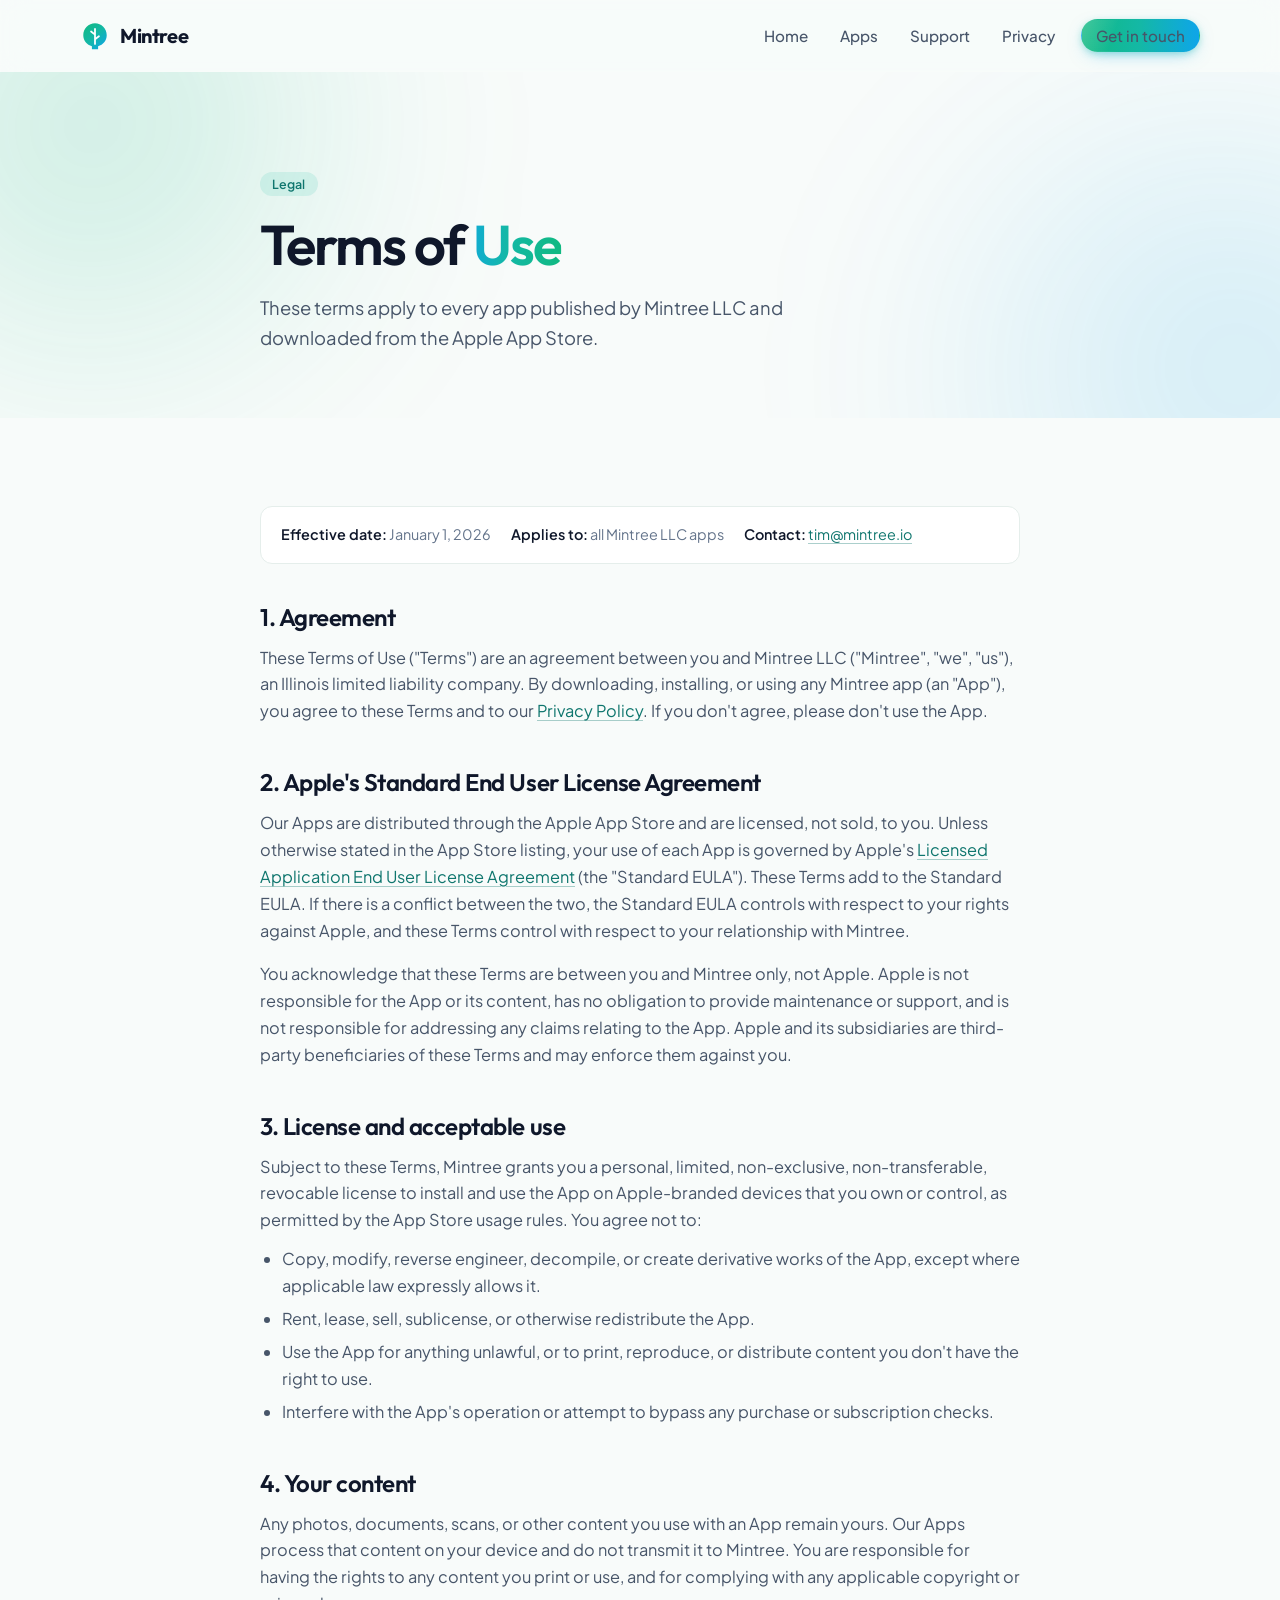
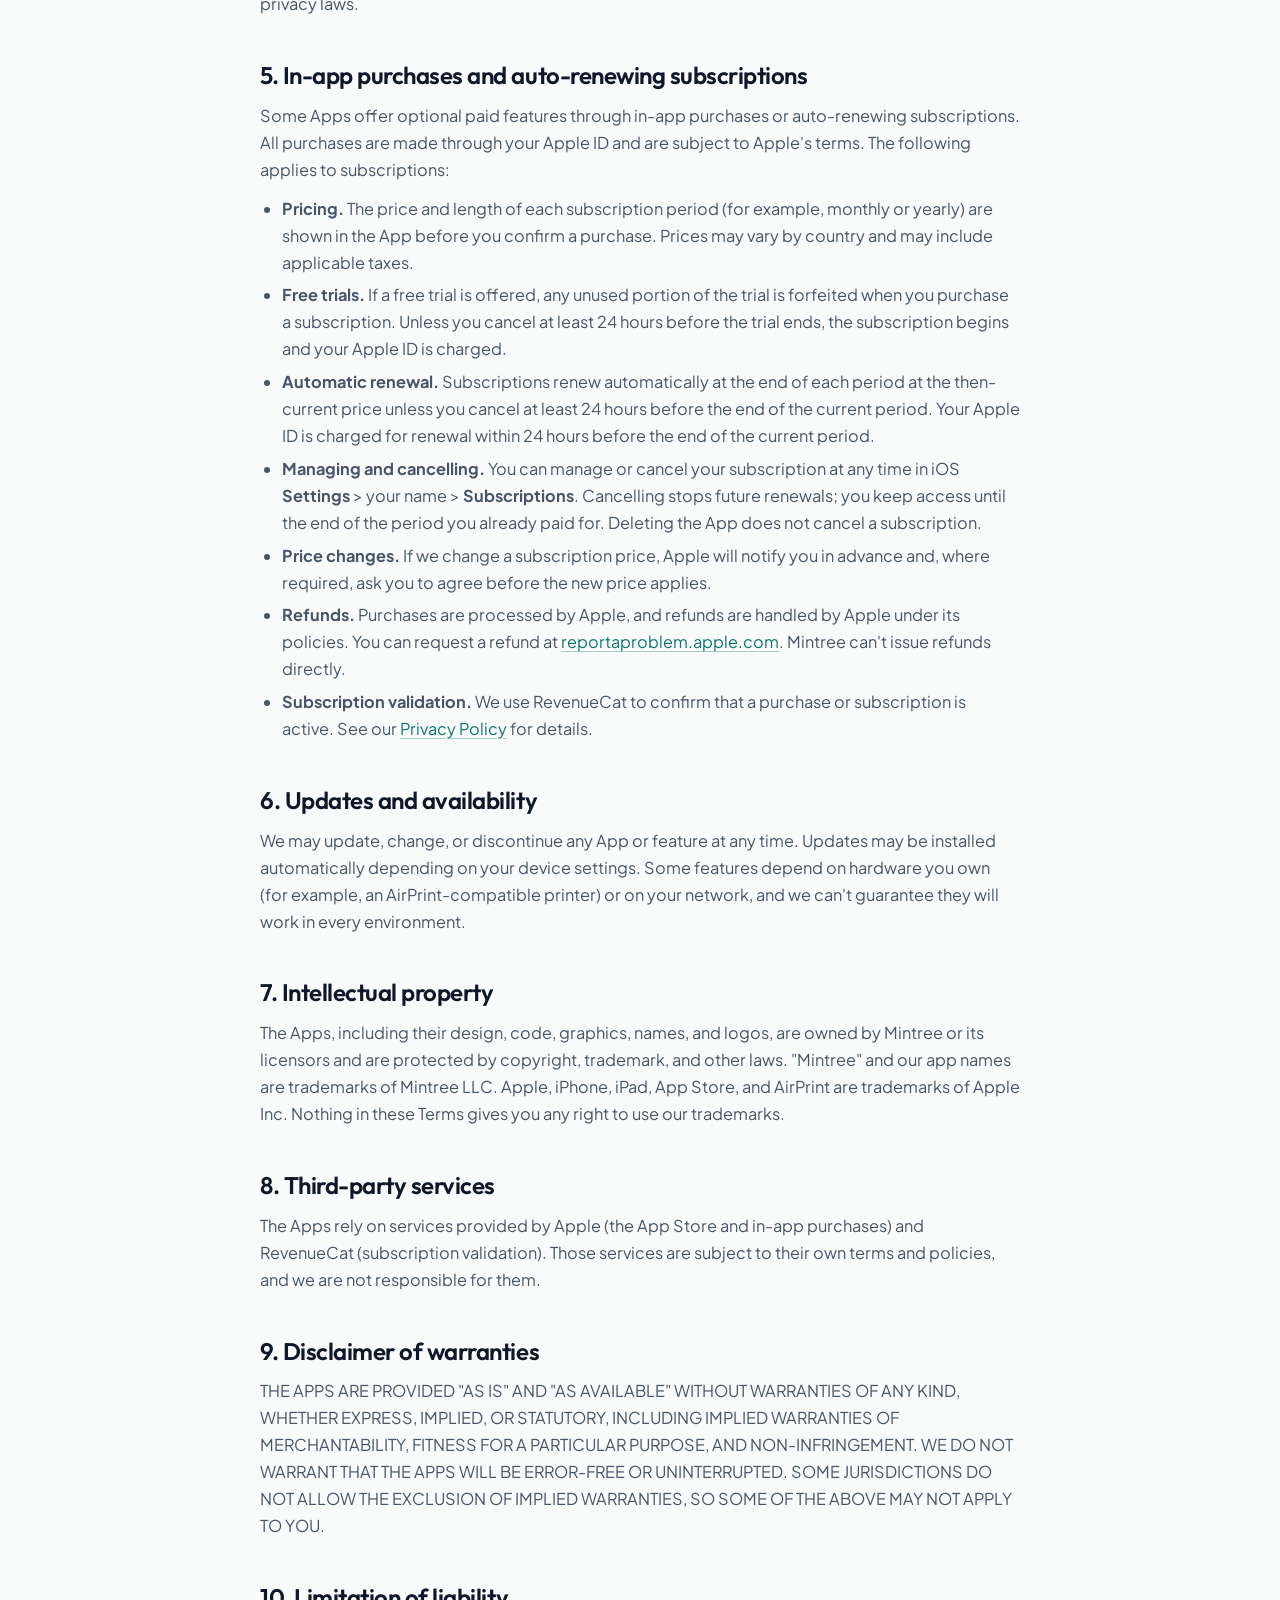
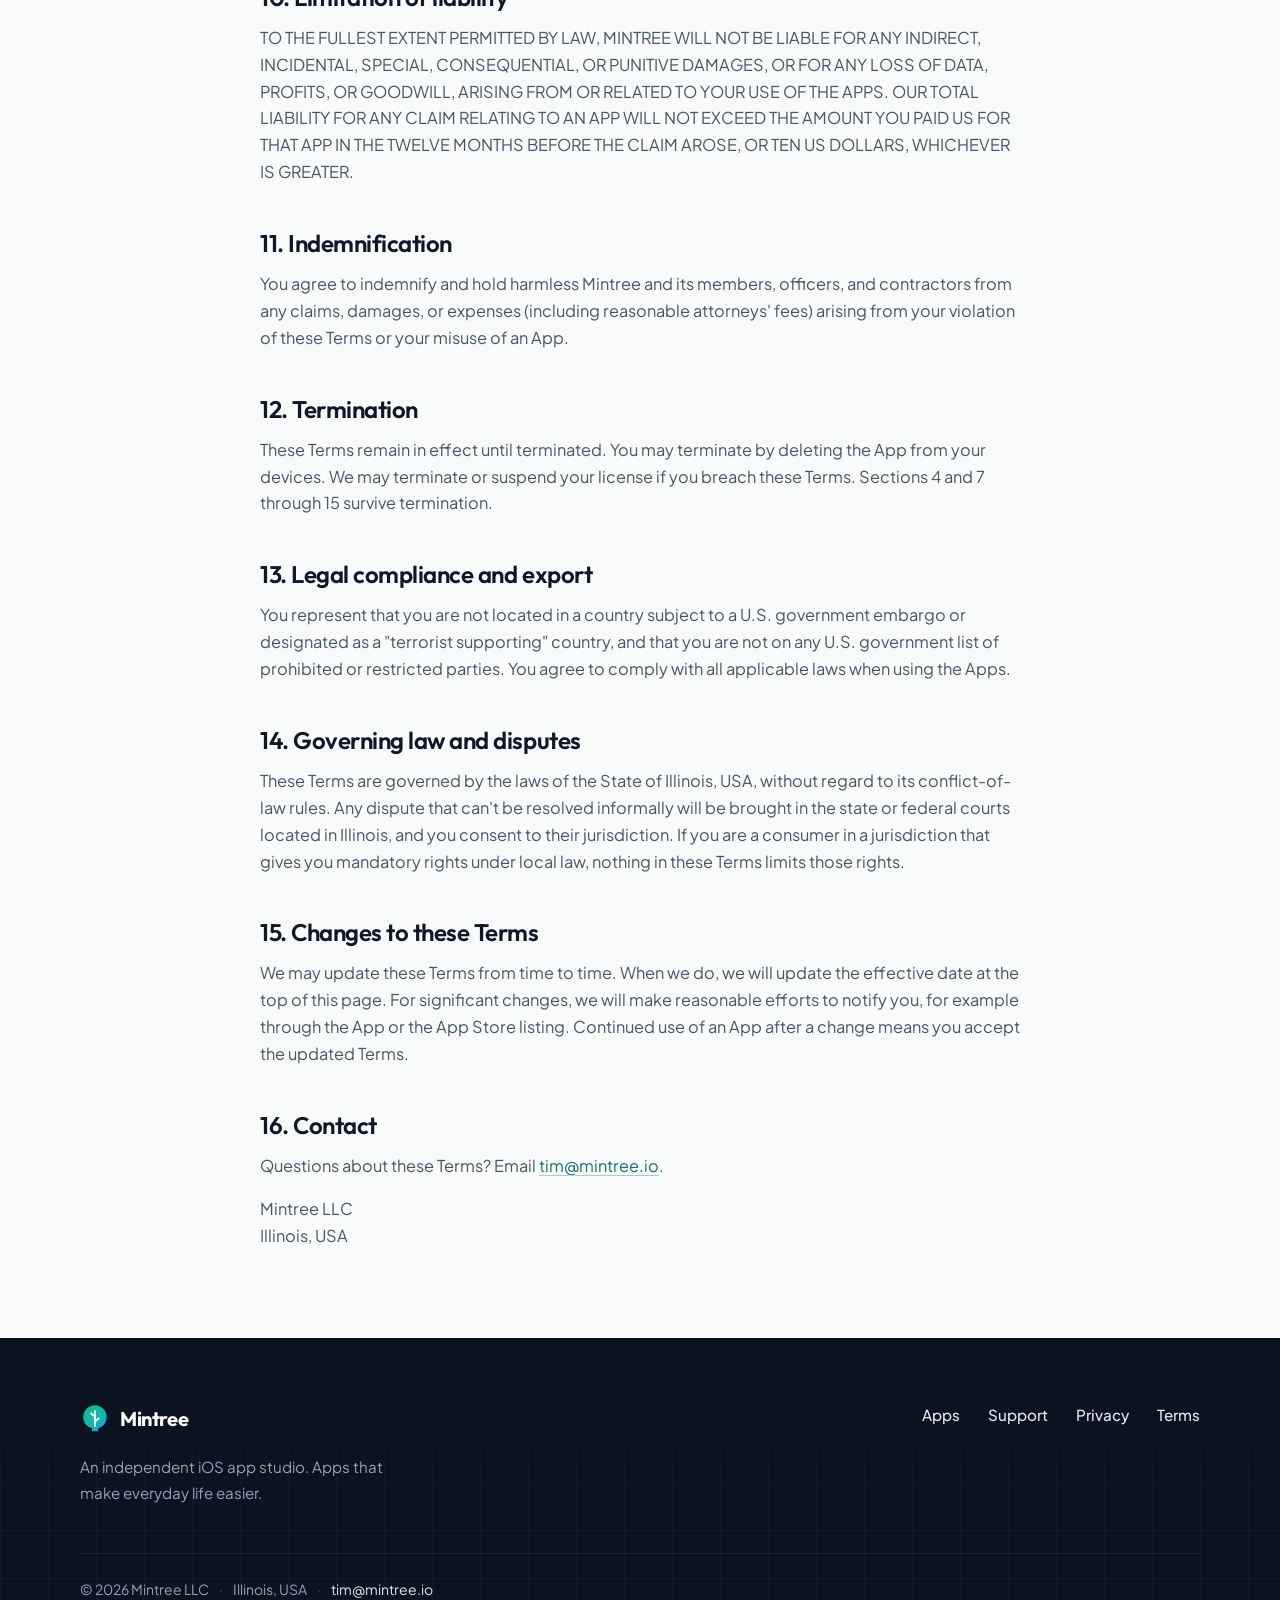
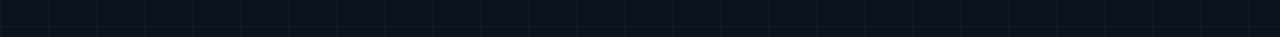
<file: terms.html>
<!doctype html>
<html lang="en">
<head>
  <meta charset="utf-8">
  <meta name="viewport" content="width=device-width, initial-scale=1">
  <title>Terms of Use — Mintree</title>
  <meta name="description" content="Terms of Use for apps published by Mintree LLC, including subscription terms and Apple's standard EULA.">
  <meta name="theme-color" content="#F8FBFA">
  <link rel="canonical" href="https://mintree.io/terms.html">
  <link rel="icon" href="favicon.svg" type="image/svg+xml">
  <link rel="preconnect" href="https://fonts.googleapis.com">
  <link rel="preconnect" href="https://fonts.gstatic.com" crossorigin>
  <link href="https://fonts.googleapis.com/css2?family=Outfit:wght@500;600;700&family=Plus+Jakarta+Sans:wght@400;500;600;700&display=swap" rel="stylesheet">
  <link rel="stylesheet" href="assets/css/styles.css">
</head>
<body>

  <header class="nav">
    <div class="container nav__inner">
      <a class="logo" href="index.html" aria-label="Mintree home">
        <svg class="logo__mark" viewBox="0 0 32 32" fill="none" aria-hidden="true">
          <defs><linearGradient id="lg-nav" x1="4" y1="3" x2="28" y2="29" gradientUnits="userSpaceOnUse"><stop stop-color="#10B981"/><stop offset=".5" stop-color="#14B8A6"/><stop offset="1" stop-color="#0EA5E9"/></linearGradient></defs>
          <path d="M16 2.5C9.1 2.5 3.5 8.3 3.5 15.2c0 5.6 3.9 10.3 9.2 11.6V30h6.6v-3.2c5.3-1.3 9.2-6 9.2-11.6C28.5 8.3 22.9 2.5 16 2.5Z" fill="url(#lg-nav)"/>
          <path d="M16 8.5v16M16 14.5l-4.2-3.3M16 19.5l4.2-3.3" stroke="#fff" stroke-width="1.9" stroke-linecap="round"/>
        </svg>
        <span>Mintree</span>
      </a>
      <button class="nav__toggle" aria-expanded="false" aria-controls="nav-links" aria-label="Toggle menu"><span></span></button>
      <nav class="nav__links" id="nav-links" aria-label="Primary">
        <a href="index.html">Home</a>
        <a href="apps.html">Apps</a>
        <a href="support.html">Support</a>
        <a href="privacy.html">Privacy</a>
        <a class="btn btn--primary btn--sm nav__cta" href="mailto:tim@mintree.io">Get in touch</a>
      </nav>
    </div>
  </header>

  <main>
    <section class="page-head">
      <div class="orbs orbs--soft" aria-hidden="true">
        <div class="orb orb--1"></div>
        <div class="orb orb--2"></div>
      </div>
      <div class="container">
        <span class="pill pill--soft">Legal</span>
        <h1>Terms of <span class="grad-text">Use</span></h1>
        <p>These terms apply to every app published by Mintree LLC and downloaded from the Apple App Store.</p>
      </div>
    </section>

    <section class="section section--tight">
      <div class="container legal">

        <div class="legal__meta">
          <span><b>Effective date:</b> January 1, 2026</span>
          <span><b>Applies to:</b> all Mintree LLC apps</span>
          <span><b>Contact:</b> <a href="mailto:tim@mintree.io">tim@mintree.io</a></span>
        </div>

        <h2>1. Agreement</h2>
        <p>These Terms of Use ("Terms") are an agreement between you and Mintree LLC ("Mintree", "we", "us"), an Illinois limited liability company. By downloading, installing, or using any Mintree app (an "App"), you agree to these Terms and to our <a href="privacy.html">Privacy Policy</a>. If you don't agree, please don't use the App.</p>

        <h2>2. Apple's Standard End User License Agreement</h2>
        <p>Our Apps are distributed through the Apple App Store and are licensed, not sold, to you. Unless otherwise stated in the App Store listing, your use of each App is governed by Apple's <a href="https://www.apple.com/legal/internet-services/itunes/dev/stdeula/" rel="noopener">Licensed Application End User License Agreement</a> (the "Standard EULA"). These Terms add to the Standard EULA. If there is a conflict between the two, the Standard EULA controls with respect to your rights against Apple, and these Terms control with respect to your relationship with Mintree.</p>
        <p>You acknowledge that these Terms are between you and Mintree only, not Apple. Apple is not responsible for the App or its content, has no obligation to provide maintenance or support, and is not responsible for addressing any claims relating to the App. Apple and its subsidiaries are third-party beneficiaries of these Terms and may enforce them against you.</p>

        <h2>3. License and acceptable use</h2>
        <p>Subject to these Terms, Mintree grants you a personal, limited, non-exclusive, non-transferable, revocable license to install and use the App on Apple-branded devices that you own or control, as permitted by the App Store usage rules. You agree not to:</p>
        <ul>
          <li>Copy, modify, reverse engineer, decompile, or create derivative works of the App, except where applicable law expressly allows it.</li>
          <li>Rent, lease, sell, sublicense, or otherwise redistribute the App.</li>
          <li>Use the App for anything unlawful, or to print, reproduce, or distribute content you don't have the right to use.</li>
          <li>Interfere with the App's operation or attempt to bypass any purchase or subscription checks.</li>
        </ul>

        <h2>4. Your content</h2>
        <p>Any photos, documents, scans, or other content you use with an App remain yours. Our Apps process that content on your device and do not transmit it to Mintree. You are responsible for having the rights to any content you print or use, and for complying with any applicable copyright or privacy laws.</p>

        <h2>5. In-app purchases and auto-renewing subscriptions</h2>
        <p>Some Apps offer optional paid features through in-app purchases or auto-renewing subscriptions. All purchases are made through your Apple ID and are subject to Apple's terms. The following applies to subscriptions:</p>
        <ul>
          <li><strong>Pricing.</strong> The price and length of each subscription period (for example, monthly or yearly) are shown in the App before you confirm a purchase. Prices may vary by country and may include applicable taxes.</li>
          <li><strong>Free trials.</strong> If a free trial is offered, any unused portion of the trial is forfeited when you purchase a subscription. Unless you cancel at least 24 hours before the trial ends, the subscription begins and your Apple ID is charged.</li>
          <li><strong>Automatic renewal.</strong> Subscriptions renew automatically at the end of each period at the then-current price unless you cancel at least 24 hours before the end of the current period. Your Apple ID is charged for renewal within 24 hours before the end of the current period.</li>
          <li><strong>Managing and cancelling.</strong> You can manage or cancel your subscription at any time in iOS <strong>Settings</strong> &gt; your name &gt; <strong>Subscriptions</strong>. Cancelling stops future renewals; you keep access until the end of the period you already paid for. Deleting the App does not cancel a subscription.</li>
          <li><strong>Price changes.</strong> If we change a subscription price, Apple will notify you in advance and, where required, ask you to agree before the new price applies.</li>
          <li><strong>Refunds.</strong> Purchases are processed by Apple, and refunds are handled by Apple under its policies. You can request a refund at <a href="https://reportaproblem.apple.com" rel="noopener">reportaproblem.apple.com</a>. Mintree can't issue refunds directly.</li>
          <li><strong>Subscription validation.</strong> We use RevenueCat to confirm that a purchase or subscription is active. See our <a href="privacy.html">Privacy Policy</a> for details.</li>
        </ul>

        <h2>6. Updates and availability</h2>
        <p>We may update, change, or discontinue any App or feature at any time. Updates may be installed automatically depending on your device settings. Some features depend on hardware you own (for example, an AirPrint-compatible printer) or on your network, and we can't guarantee they will work in every environment.</p>

        <h2>7. Intellectual property</h2>
        <p>The Apps, including their design, code, graphics, names, and logos, are owned by Mintree or its licensors and are protected by copyright, trademark, and other laws. "Mintree" and our app names are trademarks of Mintree LLC. Apple, iPhone, iPad, App Store, and AirPrint are trademarks of Apple Inc. Nothing in these Terms gives you any right to use our trademarks.</p>

        <h2>8. Third-party services</h2>
        <p>The Apps rely on services provided by Apple (the App Store and in-app purchases) and RevenueCat (subscription validation). Those services are subject to their own terms and policies, and we are not responsible for them.</p>

        <h2>9. Disclaimer of warranties</h2>
        <p>THE APPS ARE PROVIDED "AS IS" AND "AS AVAILABLE" WITHOUT WARRANTIES OF ANY KIND, WHETHER EXPRESS, IMPLIED, OR STATUTORY, INCLUDING IMPLIED WARRANTIES OF MERCHANTABILITY, FITNESS FOR A PARTICULAR PURPOSE, AND NON-INFRINGEMENT. WE DO NOT WARRANT THAT THE APPS WILL BE ERROR-FREE OR UNINTERRUPTED. SOME JURISDICTIONS DO NOT ALLOW THE EXCLUSION OF IMPLIED WARRANTIES, SO SOME OF THE ABOVE MAY NOT APPLY TO YOU.</p>

        <h2>10. Limitation of liability</h2>
        <p>TO THE FULLEST EXTENT PERMITTED BY LAW, MINTREE WILL NOT BE LIABLE FOR ANY INDIRECT, INCIDENTAL, SPECIAL, CONSEQUENTIAL, OR PUNITIVE DAMAGES, OR FOR ANY LOSS OF DATA, PROFITS, OR GOODWILL, ARISING FROM OR RELATED TO YOUR USE OF THE APPS. OUR TOTAL LIABILITY FOR ANY CLAIM RELATING TO AN APP WILL NOT EXCEED THE AMOUNT YOU PAID US FOR THAT APP IN THE TWELVE MONTHS BEFORE THE CLAIM AROSE, OR TEN US DOLLARS, WHICHEVER IS GREATER.</p>

        <h2>11. Indemnification</h2>
        <p>You agree to indemnify and hold harmless Mintree and its members, officers, and contractors from any claims, damages, or expenses (including reasonable attorneys' fees) arising from your violation of these Terms or your misuse of an App.</p>

        <h2>12. Termination</h2>
        <p>These Terms remain in effect until terminated. You may terminate by deleting the App from your devices. We may terminate or suspend your license if you breach these Terms. Sections 4 and 7 through 15 survive termination.</p>

        <h2>13. Legal compliance and export</h2>
        <p>You represent that you are not located in a country subject to a U.S. government embargo or designated as a "terrorist supporting" country, and that you are not on any U.S. government list of prohibited or restricted parties. You agree to comply with all applicable laws when using the Apps.</p>

        <h2>14. Governing law and disputes</h2>
        <p>These Terms are governed by the laws of the State of Illinois, USA, without regard to its conflict-of-law rules. Any dispute that can't be resolved informally will be brought in the state or federal courts located in Illinois, and you consent to their jurisdiction. If you are a consumer in a jurisdiction that gives you mandatory rights under local law, nothing in these Terms limits those rights.</p>

        <h2>15. Changes to these Terms</h2>
        <p>We may update these Terms from time to time. When we do, we will update the effective date at the top of this page. For significant changes, we will make reasonable efforts to notify you, for example through the App or the App Store listing. Continued use of an App after a change means you accept the updated Terms.</p>

        <h2>16. Contact</h2>
        <p>Questions about these Terms? Email <a href="mailto:tim@mintree.io">tim@mintree.io</a>.</p>
        <p>Mintree LLC<br>Illinois, USA</p>

      </div>
    </section>
  </main>

  <footer class="footer">
    <div class="container">
      <div class="footer__top">
        <div class="footer__brand">
          <a class="logo logo--light" href="index.html" aria-label="Mintree home">
            <svg class="logo__mark" viewBox="0 0 32 32" fill="none" aria-hidden="true">
              <defs><linearGradient id="lg-foot" x1="4" y1="3" x2="28" y2="29" gradientUnits="userSpaceOnUse"><stop stop-color="#10B981"/><stop offset=".5" stop-color="#14B8A6"/><stop offset="1" stop-color="#0EA5E9"/></linearGradient></defs>
              <path d="M16 2.5C9.1 2.5 3.5 8.3 3.5 15.2c0 5.6 3.9 10.3 9.2 11.6V30h6.6v-3.2c5.3-1.3 9.2-6 9.2-11.6C28.5 8.3 22.9 2.5 16 2.5Z" fill="url(#lg-foot)"/>
              <path d="M16 8.5v16M16 14.5l-4.2-3.3M16 19.5l4.2-3.3" stroke="#fff" stroke-width="1.9" stroke-linecap="round"/>
            </svg>
            <span>Mintree</span>
          </a>
          <p>An independent iOS app studio. Apps that make everyday life easier.</p>
        </div>
        <nav class="footer__links" aria-label="Footer">
          <a href="apps.html">Apps</a>
          <a href="support.html">Support</a>
          <a href="privacy.html">Privacy</a>
          <a href="terms.html">Terms</a>
        </nav>
      </div>
      <div class="footer__bottom">
        <div class="footer__meta">
          <span>© 2026 Mintree LLC</span><span class="sep">·</span>
          <span>Illinois, USA</span><span class="sep">·</span>
          <a href="mailto:tim@mintree.io">tim@mintree.io</a>
        </div>
      </div>
    </div>
  </footer>

  <script src="assets/js/main.js"></script>
</body>
</html>
</file>
<file: assets/css/styles.css>
/* =========================================================
   Mintree — site styles
   Plain CSS, no build step.
   ========================================================= */

:root {
  --ease: cubic-bezier(.2, .7, .1, 1);

  --bg: #F8FBFA;
  --bg-white: #FFFFFF;
  --navy: #0B1220;
  --navy-2: #0F1A2E;

  --text: #0F172A;
  --text-body: #475569;
  --text-muted: #64748B;
  --text-on-dark: #E2E8F0;
  --text-on-dark-muted: #94A3B8;

  --border: #E5EEEB;
  --border-dark: rgba(255, 255, 255, .08);

  --mint: #10B981;
  --teal: #14B8A6;
  --sky: #0EA5E9;
  --grad: linear-gradient(90deg, #10B981 0%, #14B8A6 50%, #0EA5E9 100%);
  --grad-135: linear-gradient(135deg, #10B981 0%, #14B8A6 50%, #0EA5E9 100%);

  --radius: 18px;
  --radius-sm: 12px;
  --shadow-sm: 0 1px 2px rgba(15, 23, 42, .04), 0 4px 12px rgba(15, 23, 42, .04);
  --shadow: 0 2px 6px rgba(15, 23, 42, .04), 0 16px 40px -12px rgba(15, 23, 42, .12);
  --shadow-lg: 0 10px 30px -10px rgba(16, 185, 129, .25), 0 30px 70px -20px rgba(15, 23, 42, .25);

  --font-ui: "Plus Jakarta Sans", -apple-system, BlinkMacSystemFont, "Segoe UI", Inter, sans-serif;
  --font-display: "Outfit", "Plus Jakarta Sans", -apple-system, sans-serif;

  --container: 1120px;
  --nav-h: 72px;
}

/* ---------- Reset ---------- */
*, *::before, *::after { box-sizing: border-box; }
html { scroll-behavior: smooth; -webkit-text-size-adjust: 100%; }
body {
  margin: 0;
  font-family: var(--font-ui);
  font-size: 17px;
  line-height: 1.65;
  color: var(--text-body);
  background: var(--bg);
  -webkit-font-smoothing: antialiased;
  -moz-osx-font-smoothing: grayscale;
  overflow-x: hidden;
}
img, svg { display: block; max-width: 100%; }
a { color: inherit; text-decoration: none; }
button { font: inherit; color: inherit; cursor: pointer; }
ul, ol { margin: 0; padding: 0; list-style: none; }
h1, h2, h3, h4 {
  margin: 0;
  font-family: var(--font-display);
  color: var(--text);
  letter-spacing: -.02em;
  line-height: 1.12;
  font-weight: 600;
}
h1 { font-size: clamp(2.5rem, 6vw, 4.25rem); letter-spacing: -.035em; }
h2 { font-size: clamp(1.9rem, 4vw, 2.75rem); letter-spacing: -.03em; }
h3 { font-size: 1.25rem; }
p { margin: 0; }
p + p { margin-top: 1em; }
:focus-visible { outline: 2px solid var(--teal); outline-offset: 3px; border-radius: 6px; }
.sr-only {
  position: absolute; width: 1px; height: 1px; padding: 0; margin: -1px;
  overflow: hidden; clip: rect(0, 0, 0, 0); white-space: nowrap; border: 0;
}

/* ---------- Layout helpers ---------- */
.container { width: min(var(--container), 100% - 48px); margin-inline: auto; }
.section { padding: clamp(80px, 10vw, 128px) 0; position: relative; }
.section--tight { padding: clamp(56px, 7vw, 88px) 0; }
.section-head { max-width: 640px; margin-bottom: clamp(40px, 5vw, 64px); }
.section-head--center { margin-inline: auto; text-align: center; }
.section-head p { margin-top: 16px; font-size: 1.125rem; }
.eyebrow {
  display: inline-flex; align-items: center; gap: 8px;
  font-size: .8125rem; font-weight: 600; letter-spacing: .08em; text-transform: uppercase;
  color: var(--teal); margin-bottom: 14px;
}
.eyebrow::before { content: ""; width: 20px; height: 2px; border-radius: 2px; background: var(--grad); }

/* ---------- Gradient text + sheen ---------- */
.grad-text {
  background: linear-gradient(90deg,
    #10B981 0%, #14B8A6 20%, #0EA5E9 40%,
    #a7f3d0 50%,
    #0EA5E9 60%, #14B8A6 80%, #10B981 100%);
  background-size: 300% 100%;
  background-position: 100% 0;
  -webkit-background-clip: text;
  background-clip: text;
  -webkit-text-fill-color: transparent;
  color: transparent;
  animation: sheen 4.5s ease-in-out infinite;
}
.grad-text--static {
  background: var(--grad);
  -webkit-background-clip: text;
  background-clip: text;
  -webkit-text-fill-color: transparent;
  color: transparent;
  animation: none;
}

/* ---------- Buttons ---------- */
.btn {
  display: inline-flex; align-items: center; justify-content: center; gap: 8px;
  padding: 14px 24px; border-radius: 999px;
  font-weight: 600; font-size: .9875rem; line-height: 1;
  border: 1px solid transparent;
  transition: transform .25s var(--ease), box-shadow .25s var(--ease), background-color .25s var(--ease), border-color .25s var(--ease);
  white-space: nowrap;
}
.btn:hover { transform: translateY(-2px); }
.btn:active { transform: translateY(0); }
.btn svg { width: 18px; height: 18px; }

.btn--primary {
  color: #fff;
  position: relative;
  background-image:
    linear-gradient(110deg, rgba(255, 255, 255, 0) 30%, rgba(255, 255, 255, .35) 50%, rgba(255, 255, 255, 0) 70%),
    linear-gradient(90deg, #10B981 0%, #14B8A6 50%, #0EA5E9 100%);
  background-size: 250% 100%, 100% 100%;
  background-position: 100% 0, 0 0;
  box-shadow: 0 6px 18px -6px rgba(14, 165, 233, .5), 0 2px 6px rgba(16, 185, 129, .25);
  animation: sheen 4.5s ease-in-out infinite;
}
.btn--primary:hover { box-shadow: 0 12px 28px -8px rgba(14, 165, 233, .55), 0 4px 10px rgba(16, 185, 129, .3); }

.btn--ghost {
  background: var(--bg-white); color: var(--text);
  border-color: var(--border);
  box-shadow: var(--shadow-sm);
}
.btn--ghost:hover { border-color: #cfe0da; box-shadow: var(--shadow); }

.btn--dark-ghost {
  background: rgba(255, 255, 255, .06); color: #fff;
  border-color: var(--border-dark);
}
.btn--dark-ghost:hover { background: rgba(255, 255, 255, .1); }

.btn--sm { padding: 10px 18px; font-size: .9rem; }

/* ---------- Pills / badges ---------- */
.pill {
  display: inline-flex; align-items: center; gap: 6px;
  padding: 6px 12px; border-radius: 999px;
  font-size: .78rem; font-weight: 600; letter-spacing: .01em; line-height: 1;
  color: #fff; background: var(--grad);
  box-shadow: 0 2px 8px -2px rgba(14, 165, 233, .45);
}
.pill--soft {
  color: #0F766E; background: rgba(20, 184, 166, .12);
  box-shadow: none;
}
.pill--outline {
  color: var(--text-body); background: transparent;
  border: 1px solid var(--border); box-shadow: none;
}
.pill .dot { width: 6px; height: 6px; border-radius: 50%; background: currentColor; }

/* ---------- Icon tile ---------- */
.tile {
  width: 48px; height: 48px; border-radius: 14px;
  display: grid; place-items: center;
  background: var(--grad-135);
  color: #fff;
  box-shadow: 0 6px 16px -6px rgba(14, 165, 233, .5);
  flex-shrink: 0;
}
.tile svg { width: 22px; height: 22px; }
.tile--soft {
  background: linear-gradient(135deg, rgba(16, 185, 129, .14), rgba(14, 165, 233, .14));
  color: #0F766E; box-shadow: none;
}

/* ---------- Cards ---------- */
.card {
  background: var(--bg-white);
  border: 1px solid var(--border);
  border-radius: var(--radius);
  box-shadow: var(--shadow-sm);
  padding: 28px;
  transition: transform .35s var(--ease), box-shadow .35s var(--ease), border-color .35s var(--ease);
}
.card:hover { transform: translateY(-4px); box-shadow: var(--shadow); border-color: #d7e6e0; }
.card h3 { margin: 18px 0 8px; }
.card p { font-size: 1rem; }

/* ---------- Nav ---------- */
.nav {
  position: sticky; top: 0; z-index: 50;
  height: var(--nav-h);
  backdrop-filter: saturate(180%) blur(14px);
  -webkit-backdrop-filter: saturate(180%) blur(14px);
  background: rgba(248, 251, 250, .78);
  border-bottom: 1px solid transparent;
  transition: border-color .3s var(--ease), background-color .3s var(--ease);
}
.nav.is-scrolled { border-bottom-color: var(--border); background: rgba(248, 251, 250, .9); }
.nav__inner { height: 100%; display: flex; align-items: center; justify-content: space-between; gap: 24px; }

.logo { display: inline-flex; align-items: center; gap: 10px; font-family: var(--font-display); font-weight: 700; font-size: 1.25rem; color: var(--text); letter-spacing: -.02em; }
.logo__mark { width: 30px; height: 30px; }
.logo--light { color: #fff; }

.nav__links { display: flex; align-items: center; gap: 4px; }
.nav__links a {
  padding: 8px 14px; border-radius: 999px;
  font-size: .95rem; font-weight: 500; color: var(--text-body);
  transition: color .2s, background-color .2s;
}
.nav__links a:hover { color: var(--text); background: rgba(16, 185, 129, .08); }
.nav__links a[aria-current="page"] { color: var(--text); font-weight: 600; }
.nav__cta { margin-left: 8px; }

.nav__toggle {
  display: none;
  width: 44px; height: 44px; border-radius: 12px;
  border: 1px solid var(--border); background: var(--bg-white);
  place-items: center; padding: 0;
}
.nav__toggle span {
  display: block; width: 18px; height: 2px; background: var(--text); border-radius: 2px;
  position: relative; transition: transform .3s var(--ease), background-color .2s;
}
.nav__toggle span::before, .nav__toggle span::after {
  content: ""; position: absolute; left: 0; width: 18px; height: 2px; background: var(--text); border-radius: 2px;
  transition: transform .3s var(--ease), top .3s var(--ease);
}
.nav__toggle span::before { top: -6px; }
.nav__toggle span::after { top: 6px; }
.nav__toggle[aria-expanded="true"] span { background: transparent; }
.nav__toggle[aria-expanded="true"] span::before { top: 0; transform: rotate(45deg); }
.nav__toggle[aria-expanded="true"] span::after { top: 0; transform: rotate(-45deg); }

@media (max-width: 820px) {
  .nav__toggle { display: grid; }
  .nav__links {
    position: absolute; top: calc(var(--nav-h) + 8px); left: 16px; right: 16px;
    flex-direction: column; align-items: stretch; gap: 4px;
    background: var(--bg-white); border: 1px solid var(--border); border-radius: var(--radius);
    padding: 12px; box-shadow: var(--shadow);
    opacity: 0; transform: translateY(-8px) scale(.98); pointer-events: none;
    transition: opacity .25s var(--ease), transform .25s var(--ease);
  }
  .nav__links.is-open { opacity: 1; transform: none; pointer-events: auto; }
  .nav__links a { padding: 12px 16px; font-size: 1.05rem; }
  .nav__cta { margin: 8px 0 0; }
}

/* ---------- Ambient orbs ---------- */
.orbs { position: absolute; inset: 0; overflow: hidden; pointer-events: none; z-index: 0; }
.orb {
  position: absolute; border-radius: 50%;
  filter: blur(90px);
  will-change: transform, opacity;
}
.orb--1 {
  width: 560px; height: 560px; top: -180px; left: -140px;
  background: radial-gradient(circle at 40% 40%, rgba(16, 185, 129, .40), rgba(16, 185, 129, 0) 70%);
  animation: drift1 24s var(--ease) infinite alternate, breathe 9s ease-in-out infinite;
}
.orb--2 {
  width: 640px; height: 640px; top: 10%; right: -220px;
  background: radial-gradient(circle at 60% 40%, rgba(14, 165, 233, .32), rgba(14, 165, 233, 0) 70%);
  animation: drift2 30s var(--ease) infinite alternate, breathe 11s ease-in-out infinite;
}
.orb--3 {
  width: 480px; height: 480px; bottom: -200px; left: 35%;
  background: radial-gradient(circle at 50% 50%, rgba(20, 184, 166, .34), rgba(20, 184, 166, 0) 70%);
  animation: drift3 27s var(--ease) infinite alternate, breathe 13s ease-in-out infinite;
}
.orbs--soft .orb { filter: blur(110px); opacity: .6; }

/* ---------- Sparkles ---------- */
.sparkle {
  position: absolute; width: 18px; height: 18px; color: var(--teal);
  animation: twinkle 3.2s ease-in-out infinite;
  pointer-events: none; z-index: 2;
}
.sparkle svg { width: 100%; height: 100%; }
.sparkle--1 { top: 18%; left: 6%; animation-delay: 0s; }
.sparkle--2 { top: 10%; left: 44%; animation-delay: 1.1s; width: 12px; height: 12px; color: var(--sky); }
.sparkle--3 { top: 62%; left: 2%; animation-delay: 2s; width: 14px; height: 14px; color: var(--mint); }
.sparkle--4 { top: 24%; right: 4%; animation-delay: .6s; width: 14px; height: 14px; }
.sparkle--5 { bottom: 14%; right: 12%; animation-delay: 1.7s; width: 10px; height: 10px; color: var(--sky); }

/* ---------- Hero ---------- */
.hero {
  position: relative;
  padding: clamp(56px, 8vw, 110px) 0 clamp(64px, 8vw, 110px);
  overflow: hidden;
}
.hero__inner {
  position: relative; z-index: 1;
  display: grid; grid-template-columns: 1.1fr .9fr; gap: clamp(32px, 6vw, 80px);
  align-items: center;
}
.hero__copy .pill { margin-bottom: 22px; }
.hero__title { margin-bottom: 22px; }
.hero__title .w {
  display: inline-block;
  animation: wordIn .9s var(--ease) both;
}
.hero__title .w.grad-text {
  animation: wordIn .9s var(--ease) both, sheen 4.5s ease-in-out infinite;
}
.hero__lede { font-size: clamp(1.1rem, 1.5vw, 1.3rem); max-width: 540px; margin-bottom: 32px; }
.hero__lede, .hero__actions, .hero__copy .pill, .hero__meta {
  animation: wordIn .9s var(--ease) both;
}
.hero__copy .pill { animation-delay: 0ms; }
.hero__lede { animation-delay: 620ms; }
.hero__actions { animation-delay: 760ms; }
.hero__meta { animation-delay: 900ms; }
.hero__actions { display: flex; flex-wrap: wrap; gap: 12px; }
.hero__meta {
  display: flex; flex-wrap: wrap; gap: 18px 28px; margin-top: 36px;
  font-size: .9rem; color: var(--text-muted);
}
.hero__meta li { display: inline-flex; align-items: center; gap: 8px; }
.hero__meta svg { width: 16px; height: 16px; color: var(--teal); }

.hero__visual {
  position: relative;
  display: grid; place-items: center;
  animation: focusIn 1.1s .15s var(--ease) both;
}

@media (max-width: 900px) {
  .hero__inner { grid-template-columns: 1fr; text-align: center; }
  .hero__lede { margin-inline: auto; }
  .hero__actions, .hero__meta { justify-content: center; }
  .hero__visual { margin-top: 24px; }
}

/* ---------- iPhone mockup ---------- */
.phone {
  position: relative;
  width: 300px; aspect-ratio: 300 / 610;
  border-radius: 48px;
  background: #0B1220;
  padding: 11px;
  box-shadow:
    0 0 0 1.5px rgba(255, 255, 255, .35) inset,
    0 0 0 2px #1f2937,
    0 40px 80px -24px rgba(15, 23, 42, .45),
    0 24px 50px -30px rgba(16, 185, 129, .5);
}
.phone::before { /* side button highlight */
  content: ""; position: absolute; right: -4px; top: 150px; width: 3px; height: 70px;
  background: #1f2937; border-radius: 2px;
}
.phone::after { /* volume buttons */
  content: ""; position: absolute; left: -4px; top: 120px; width: 3px; height: 34px;
  background: #1f2937; border-radius: 2px;
  box-shadow: 0 50px 0 #1f2937, 0 94px 0 #1f2937;
}
.phone__screen {
  position: relative; width: 100%; height: 100%;
  border-radius: 38px; overflow: hidden;
  background: linear-gradient(180deg, #F8FBFA 0%, #ECF7F3 100%);
  display: flex; flex-direction: column;
}
.phone__island {
  position: absolute; top: 12px; left: 50%; transform: translateX(-50%);
  width: 92px; height: 28px; border-radius: 999px; background: #0B1220; z-index: 3;
}
.phone__status {
  display: flex; justify-content: space-between; align-items: center;
  padding: 16px 24px 0; font-size: 12px; font-weight: 600; color: var(--text);
}
.phone__status span:last-child { display: inline-flex; gap: 4px; align-items: center; }
.phone__status i {
  display: inline-block; width: 18px; height: 9px; border: 1.5px solid var(--text); border-radius: 3px;
  position: relative;
}
.phone__status i::after { content: ""; position: absolute; inset: 1.5px; background: var(--mint); border-radius: 1px; }
.app {
  padding: 22px 18px 18px; flex: 1; display: flex; flex-direction: column; gap: 14px;
  font-family: var(--font-ui);
}
.app__head { display: flex; align-items: center; justify-content: space-between; }
.app__title { font-family: var(--font-display); font-size: 21px; font-weight: 700; color: var(--text); letter-spacing: -.02em; }
.app__avatar { width: 28px; height: 28px; border-radius: 50%; background: var(--grad-135); }
.app__search {
  display: flex; align-items: center; gap: 8px;
  background: #fff; border: 1px solid var(--border); border-radius: 12px;
  padding: 9px 12px; font-size: 12px; color: var(--text-muted);
}
.app__search svg { width: 14px; height: 14px; }
.app__grid { display: grid; grid-template-columns: 1fr 1fr; gap: 10px; }
.app__cell {
  background: #fff; border: 1px solid var(--border); border-radius: 14px;
  padding: 12px; display: flex; flex-direction: column; gap: 10px;
  box-shadow: 0 1px 2px rgba(15, 23, 42, .03);
}
.app__cell .tile { width: 32px; height: 32px; border-radius: 10px; }
.app__cell .tile svg { width: 15px; height: 15px; }
.app__cell b { display: block; font-size: 12px; color: var(--text); font-weight: 600; }
.app__cell small { display: block; font-size: 10px; color: var(--text-muted); margin-top: 1px; }
.app__cell--accent { background: var(--navy); border-color: transparent; }
.app__cell--accent b { color: #fff; }
.app__cell--accent small { color: var(--text-on-dark-muted); }
.app__cell--accent .tile { background: rgba(255, 255, 255, .12); box-shadow: none; }
.app__recent { margin-top: auto; }
.app__recent b { display: block; font-size: 11px; color: var(--text-muted); font-weight: 600; letter-spacing: .06em; text-transform: uppercase; margin-bottom: 8px; }
.app__row {
  display: flex; align-items: center; gap: 10px;
  background: #fff; border: 1px solid var(--border); border-radius: 12px; padding: 9px 10px;
}
.app__row + .app__row { margin-top: 6px; }
.app__thumb { width: 30px; height: 30px; border-radius: 8px; flex-shrink: 0; }
.app__thumb--a { background: linear-gradient(135deg, #a7f3d0, #67e8f9); }
.app__thumb--b { background: linear-gradient(135deg, #bae6fd, #c7d2fe); }
.app__row span { font-size: 11px; color: var(--text); font-weight: 500; flex: 1; }
.app__row em { font-style: normal; font-size: 10px; color: var(--teal); font-weight: 600; }
.app__home { width: 100px; height: 4px; border-radius: 4px; background: var(--text); margin: 4px auto 0; opacity: .85; }

/* floating chips around the phone */
.float-chip {
  position: absolute;
  display: inline-flex; align-items: center; gap: 10px;
  background: #fff; border: 1px solid var(--border); border-radius: 14px;
  padding: 10px 14px; box-shadow: var(--shadow);
  font-size: .85rem; font-weight: 600; color: var(--text);
  animation: cardIn .9s var(--ease) both, floatY 6s ease-in-out infinite;
  z-index: 2;
}
.float-chip .tile { width: 32px; height: 32px; border-radius: 10px; }
.float-chip .tile svg { width: 16px; height: 16px; }
.float-chip small { display: block; font-size: .72rem; color: var(--text-muted); font-weight: 500; }
.float-chip--1 { top: 16%; left: -7%; animation-delay: 1s, 0s; }
.float-chip--2 { bottom: 6%; right: -7%; animation-delay: 1.2s, 1.5s; }
@keyframes floatY { 0%, 100% { translate: 0 0; } 50% { translate: 0 -8px; } }
@media (max-width: 900px) {
  .float-chip--1 { left: 2%; }
  .float-chip--2 { right: 2%; }
}
@media (max-width: 900px) {
  .sparkle--1, .sparkle--2, .sparkle--3, .sparkle--4 { display: none; }
}
@media (max-width: 480px) {
  .phone { width: 260px; }
  .float-chip { display: none; }
  .app__row + .app__row { display: none; }
}

/* ---------- Feature grid ---------- */
.grid-3 { display: grid; grid-template-columns: repeat(3, 1fr); gap: 20px; }
.grid-2 { display: grid; grid-template-columns: repeat(2, 1fr); gap: 20px; }
@media (max-width: 900px) { .grid-3 { grid-template-columns: 1fr 1fr; } }
@media (max-width: 600px) { .grid-3, .grid-2 { grid-template-columns: 1fr; } }

/* ---------- Dark sections ---------- */
.section--dark {
  background-color: var(--navy);
  color: var(--text-on-dark-muted);
  position: relative; overflow: hidden;
}
.section--dark::before {
  content: ""; position: absolute; inset: 0; pointer-events: none;
  background-image:
    linear-gradient(rgba(255, 255, 255, .045) 1px, transparent 1px),
    linear-gradient(90deg, rgba(255, 255, 255, .045) 1px, transparent 1px);
  background-size: 48px 48px;
  -webkit-mask-image: radial-gradient(ellipse at 50% 30%, #000 30%, transparent 80%);
  mask-image: radial-gradient(ellipse at 50% 30%, #000 30%, transparent 80%);
}
.section--dark::after {
  content: ""; position: absolute; left: 50%; top: -200px; width: 800px; height: 500px;
  transform: translateX(-50%);
  background: radial-gradient(ellipse, rgba(16, 185, 129, .18), transparent 65%);
  filter: blur(40px); pointer-events: none;
}
.section--dark > .container { position: relative; z-index: 1; }
.section--dark h2, .section--dark h3 { color: #fff; }
.section--dark p { color: var(--text-on-dark-muted); }
.section--dark .eyebrow { color: #5eead4; }
.section--dark .card {
  background: rgba(255, 255, 255, .04);
  border-color: var(--border-dark);
  box-shadow: none;
  backdrop-filter: blur(6px);
}
.section--dark .card:hover { background: rgba(255, 255, 255, .06); border-color: rgba(255, 255, 255, .14); box-shadow: 0 20px 50px -20px rgba(16, 185, 129, .25); }

/* ---------- Featured app ---------- */
.featured {
  display: grid; grid-template-columns: 1fr 1fr; gap: clamp(32px, 6vw, 72px); align-items: center;
}
.featured__visual { display: grid; place-items: center; position: relative; }
.featured__visual .phone { width: 300px; }
.featured__glow {
  position: absolute; width: 380px; height: 380px; border-radius: 50%;
  background: radial-gradient(circle, rgba(20, 184, 166, .35), transparent 65%);
  filter: blur(50px); pointer-events: none;
}
.featured__copy h2 { margin: 14px 0 16px; }
.featured__copy p { font-size: 1.1rem; }
.featured__list { margin: 24px 0 32px; display: grid; gap: 12px; }
.featured__list li { display: flex; gap: 12px; align-items: flex-start; }
.featured__list svg { width: 20px; height: 20px; color: #5eead4; flex-shrink: 0; margin-top: 3px; }
.featured__actions { display: flex; flex-wrap: wrap; gap: 12px; align-items: center; }
@media (max-width: 860px) {
  .featured { grid-template-columns: 1fr; }
  .featured__visual { order: -1; }
}

/* ---------- Steps ---------- */
.steps { display: grid; grid-template-columns: repeat(4, 1fr); gap: 20px; position: relative; counter-reset: step; }
.step { position: relative; padding: 28px; }
.step__num {
  font-family: var(--font-display); font-weight: 700; font-size: .85rem; letter-spacing: .08em;
  color: var(--teal); margin-bottom: 18px; display: inline-flex; align-items: center; gap: 10px;
}
.step__num::after { content: ""; flex: 1; height: 1px; width: 36px; background: linear-gradient(90deg, var(--teal), transparent); }
.step h3 { margin: 0 0 8px; font-size: 1.2rem; }
.step p { font-size: .98rem; }
.step__arrow {
  position: absolute; right: -16px; top: 50%; transform: translateY(-50%);
  width: 24px; height: 24px; color: #b9cfc8; z-index: 2;
  background: var(--bg); border-radius: 50%;
}
.step:last-child .step__arrow { display: none; }
@media (max-width: 960px) {
  .steps { grid-template-columns: 1fr 1fr; }
  .step__arrow { display: none; }
}
@media (max-width: 560px) { .steps { grid-template-columns: 1fr; } }

/* ---------- CTA ---------- */
.cta {
  position: relative; overflow: hidden;
  border-radius: 28px; padding: clamp(48px, 7vw, 88px) clamp(24px, 5vw, 72px);
  background: var(--bg-white); border: 1px solid var(--border);
  box-shadow: var(--shadow);
  text-align: center;
}
.cta .orbs { z-index: 0; }
.cta > * { position: relative; z-index: 1; }
.cta h2 { max-width: 640px; margin: 0 auto 16px; }
.cta p { max-width: 520px; margin: 0 auto 32px; font-size: 1.1rem; }
.cta__actions { display: flex; flex-wrap: wrap; gap: 12px; justify-content: center; }

/* ---------- Footer ---------- */
.footer {
  background: var(--navy);
  color: var(--text-on-dark-muted);
  padding: 64px 0 36px;
  position: relative; overflow: hidden;
}
.footer::before {
  content: ""; position: absolute; inset: 0; pointer-events: none;
  background-image:
    linear-gradient(rgba(255, 255, 255, .035) 1px, transparent 1px),
    linear-gradient(90deg, rgba(255, 255, 255, .035) 1px, transparent 1px);
  background-size: 48px 48px;
  -webkit-mask-image: linear-gradient(180deg, transparent, #000 60%);
  mask-image: linear-gradient(180deg, transparent, #000 60%);
}
.footer > .container { position: relative; z-index: 1; }
.footer__top { display: flex; justify-content: space-between; gap: 32px; flex-wrap: wrap; align-items: flex-start; }
.footer__brand p { max-width: 320px; margin-top: 14px; font-size: .95rem; }
.footer__links { display: flex; gap: 8px 28px; flex-wrap: wrap; }
.footer__links a { font-size: .95rem; font-weight: 500; color: var(--text-on-dark); transition: color .2s; }
.footer__links a:hover { color: #5eead4; }
.footer__bottom {
  margin-top: 48px; padding-top: 24px; border-top: 1px solid var(--border-dark);
  display: flex; flex-wrap: wrap; gap: 8px 12px; align-items: center; justify-content: space-between;
  font-size: .875rem;
}
.footer__bottom a { color: var(--text-on-dark); }
.footer__bottom a:hover { color: #5eead4; }
.footer__meta { display: flex; flex-wrap: wrap; gap: 6px 10px; align-items: center; }
.footer__meta .sep { opacity: .4; }

/* ---------- Page header (inner pages) ---------- */
.page-head {
  position: relative; overflow: hidden;
  padding: clamp(56px, 8vw, 96px) 0 clamp(40px, 6vw, 64px);
}
.page-head .container { position: relative; z-index: 1; max-width: 760px; }
.page-head h1 { font-size: clamp(2.25rem, 5vw, 3.5rem); margin-bottom: 16px; }
.page-head p { font-size: 1.15rem; max-width: 600px; }
.page-head .pill { margin-bottom: 18px; }
.page-head h1, .page-head p, .page-head .pill { animation: wordIn .9s var(--ease) both; }
.page-head p { animation-delay: 150ms; }

/* ---------- App cards (apps.html) ---------- */
.app-card {
  display: grid; grid-template-columns: 96px 1fr; gap: 24px; align-items: start;
  padding: 28px;
}
.app-card__icon {
  width: 96px; height: 96px; border-radius: 22px;
  display: grid; place-items: center; color: #fff;
  background: var(--grad-135);
  box-shadow: 0 12px 28px -10px rgba(14, 165, 233, .55);
  position: relative; overflow: hidden;
}
.app-card__icon::after {
  content: ""; position: absolute; inset: 0;
  background: linear-gradient(180deg, rgba(255, 255, 255, .22), transparent 55%);
}
.app-card__icon svg { width: 46px; height: 46px; position: relative; z-index: 1; }
.app-card__head { display: flex; flex-wrap: wrap; align-items: center; gap: 10px 14px; margin-bottom: 8px; }
.app-card__head h3 { margin: 0; font-size: 1.5rem; }
.app-card__tagline { font-size: 1.05rem; color: var(--text-body); }
.app-card__features { display: flex; flex-wrap: wrap; gap: 8px; margin: 18px 0 22px; }
.app-card__actions { display: flex; flex-wrap: wrap; gap: 10px; align-items: center; }
.app-card__actions .note { font-size: .875rem; color: var(--text-muted); }
@media (max-width: 560px) {
  .app-card { grid-template-columns: 1fr; }
  .app-card__icon { width: 80px; height: 80px; border-radius: 20px; }
}
.apps-grid { display: grid; gap: 20px; }
.app-card--placeholder {
  border-style: dashed; background: transparent; box-shadow: none;
  display: flex; align-items: center; justify-content: center; text-align: center; min-height: 160px;
  color: var(--text-muted);
}
.app-card--placeholder:hover { transform: none; box-shadow: none; }

/* ---------- Support / FAQ ---------- */
.support-grid { display: grid; grid-template-columns: 1fr 1.4fr; gap: 32px; align-items: start; }
@media (max-width: 860px) { .support-grid { grid-template-columns: 1fr; } }
.contact-card { position: sticky; top: calc(var(--nav-h) + 24px); }
.contact-card h3 { margin-top: 18px; }
.contact-card .btn { margin-top: 20px; }
.contact-card .meta { margin-top: 16px; font-size: .9rem; color: var(--text-muted); }

.faq-group + .faq-group { margin-top: 36px; }
.faq-group__head { display: flex; align-items: center; gap: 14px; margin-bottom: 14px; }
.faq-group__head h3 { margin: 0; }
.faq-group__head .tile { width: 40px; height: 40px; border-radius: 12px; }
.faq-group__head .tile svg { width: 18px; height: 18px; }
.faq { border: 1px solid var(--border); border-radius: var(--radius-sm); background: var(--bg-white); box-shadow: var(--shadow-sm); }
.faq + .faq { margin-top: 10px; }
.faq summary {
  list-style: none; cursor: pointer;
  display: flex; justify-content: space-between; align-items: center; gap: 16px;
  padding: 18px 20px; font-weight: 600; color: var(--text); font-size: 1rem;
}
.faq summary::-webkit-details-marker { display: none; }
.faq summary::after {
  content: ""; width: 10px; height: 10px; flex-shrink: 0;
  border-right: 2px solid var(--teal); border-bottom: 2px solid var(--teal);
  transform: rotate(45deg); transition: transform .3s var(--ease); margin-right: 4px;
}
.faq[open] summary::after { transform: rotate(-135deg); }
.faq__body { padding: 0 20px 18px; font-size: .98rem; }

/* ---------- Legal pages ---------- */
.legal { max-width: 760px; }
.legal__meta {
  display: flex; flex-wrap: wrap; gap: 10px 20px; align-items: center;
  padding: 16px 20px; margin-bottom: 40px;
  border: 1px solid var(--border); border-radius: var(--radius-sm); background: var(--bg-white);
  font-size: .9rem; color: var(--text-muted);
}
.legal__meta b { color: var(--text); font-weight: 600; }
.legal h2 { font-size: 1.5rem; margin: 44px 0 14px; letter-spacing: -.02em; }
.legal h2:first-of-type { margin-top: 0; }
.legal h3 { font-size: 1.1rem; margin: 24px 0 8px; }
.legal p, .legal li { font-size: 1.02rem; }
.legal ul { list-style: disc; padding-left: 22px; margin: 12px 0; }
.legal li + li { margin-top: 6px; }
.legal a { color: #0F766E; text-decoration: underline; text-decoration-color: rgba(15, 118, 110, .35); text-underline-offset: 3px; }
.legal a:hover { text-decoration-color: currentColor; }
.legal .summary-box {
  background: linear-gradient(135deg, rgba(16, 185, 129, .08), rgba(14, 165, 233, .08));
  border: 1px solid rgba(20, 184, 166, .25); border-radius: var(--radius);
  padding: 22px 24px; margin-bottom: 36px;
}
.legal .summary-box h2 { margin-top: 0; font-size: 1.15rem; }
.legal .summary-box ul { margin-bottom: 0; }

/* ---------- Keyframes (exact definitions) ---------- */
@keyframes drift1 {
  0%   { transform: translate3d(0, 0, 0) scale(1); }
  50%  { transform: translate3d(8%, 6%, 0) scale(1.1); }
  100% { transform: translate3d(-6%, 10%, 0) scale(.94); }
}
@keyframes drift2 {
  0%   { transform: translate3d(0, 0, 0) scale(1); }
  50%  { transform: translate3d(-9%, 7%, 0) scale(1.08); }
  100% { transform: translate3d(5%, -8%, 0) scale(.96); }
}
@keyframes drift3 {
  0%   { transform: translate3d(0, 0, 0) scale(1); }
  50%  { transform: translate3d(6%, -9%, 0) scale(1.12); }
  100% { transform: translate3d(-8%, -4%, 0) scale(.92); }
}
@keyframes breathe { 0%, 100% { opacity: .7; } 50% { opacity: 1; } }

@keyframes wordIn {
  from { opacity: 0; transform: translateY(.5em) scale(.97); filter: blur(14px); }
  to   { opacity: 1; transform: none; filter: blur(0); }
}
@keyframes focusIn {
  from { transform: scale(1.45); opacity: 0; }
  60%  { opacity: 1; }
  to   { transform: scale(1); opacity: 1; }
}
@keyframes reveal {
  from { opacity: 0; transform: translateY(56px) scale(.96); filter: blur(10px); }
  to   { opacity: 1; transform: none; filter: blur(0); }
}
@keyframes revealLite {
  from { opacity: 0; transform: translateY(32px); }
  to   { opacity: 1; transform: none; }
}
@keyframes sheen {
  0%        { background-position: 100% 0; }
  60%, 100% { background-position: 0% 0; }
}
@keyframes twinkle {
  0%, 100% { transform: scale(.35) rotate(0deg); opacity: .15; }
  50%      { transform: scale(1) rotate(45deg); opacity: 1; }
}
@keyframes cardIn {
  from { opacity: 0; transform: translateY(30px) scale(.97); }
  to   { opacity: 1; transform: none; }
}

/* ---------- Scroll reveals ---------- */
/* Scroll-driven (modern browsers) */
@supports (animation-timeline: view()) {
  .reveal {
    animation: reveal linear both;
    animation-timeline: view();
    animation-range: entry 0% entry 75%;
  }
  .reveal--d1 { animation-range: entry 12% entry 87%; }
  .reveal--d2 { animation-range: entry 24% entry 99%; }
  .reveal--d3 { animation-range: entry 36% entry 100%; }
}
/* IntersectionObserver fallback (JS adds .js-reveal to <html> when needed) */
html.js-reveal .reveal { opacity: 0; }
html.js-reveal .reveal.is-visible { animation: revealLite .8s var(--ease) both; }
html.js-reveal .reveal--d1.is-visible { animation-delay: .12s; }
html.js-reveal .reveal--d2.is-visible { animation-delay: .24s; }
html.js-reveal .reveal--d3.is-visible { animation-delay: .36s; }

/* ---------- Reduced motion ---------- */
@media (prefers-reduced-motion: reduce) {
  *, *::before, *::after {
    animation: none !important;
    transition: none !important;
    scroll-behavior: auto !important;
  }
  html { scroll-behavior: auto; }
  .reveal, html.js-reveal .reveal { opacity: 1 !important; transform: none !important; filter: none !important; }
  .orb { opacity: .8; }
  .grad-text { background-position: 0 0; }
}
</file>
